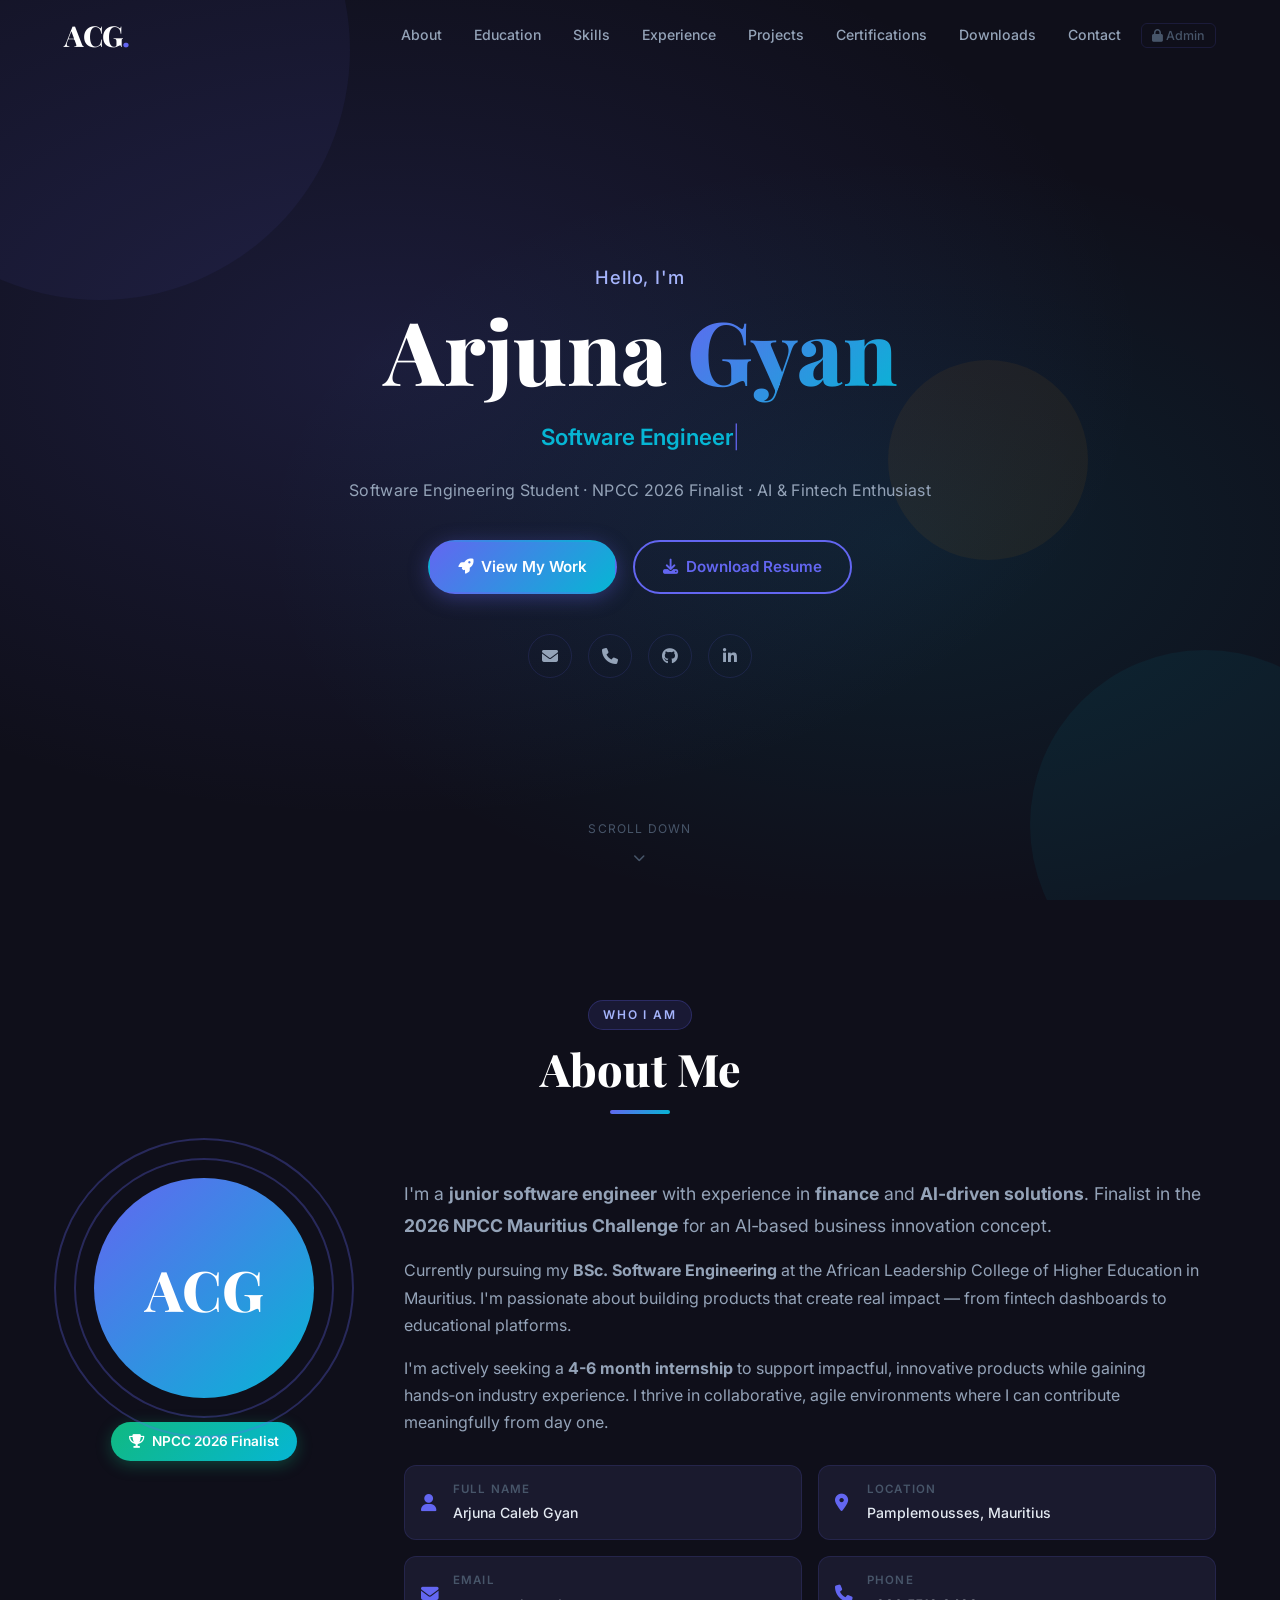
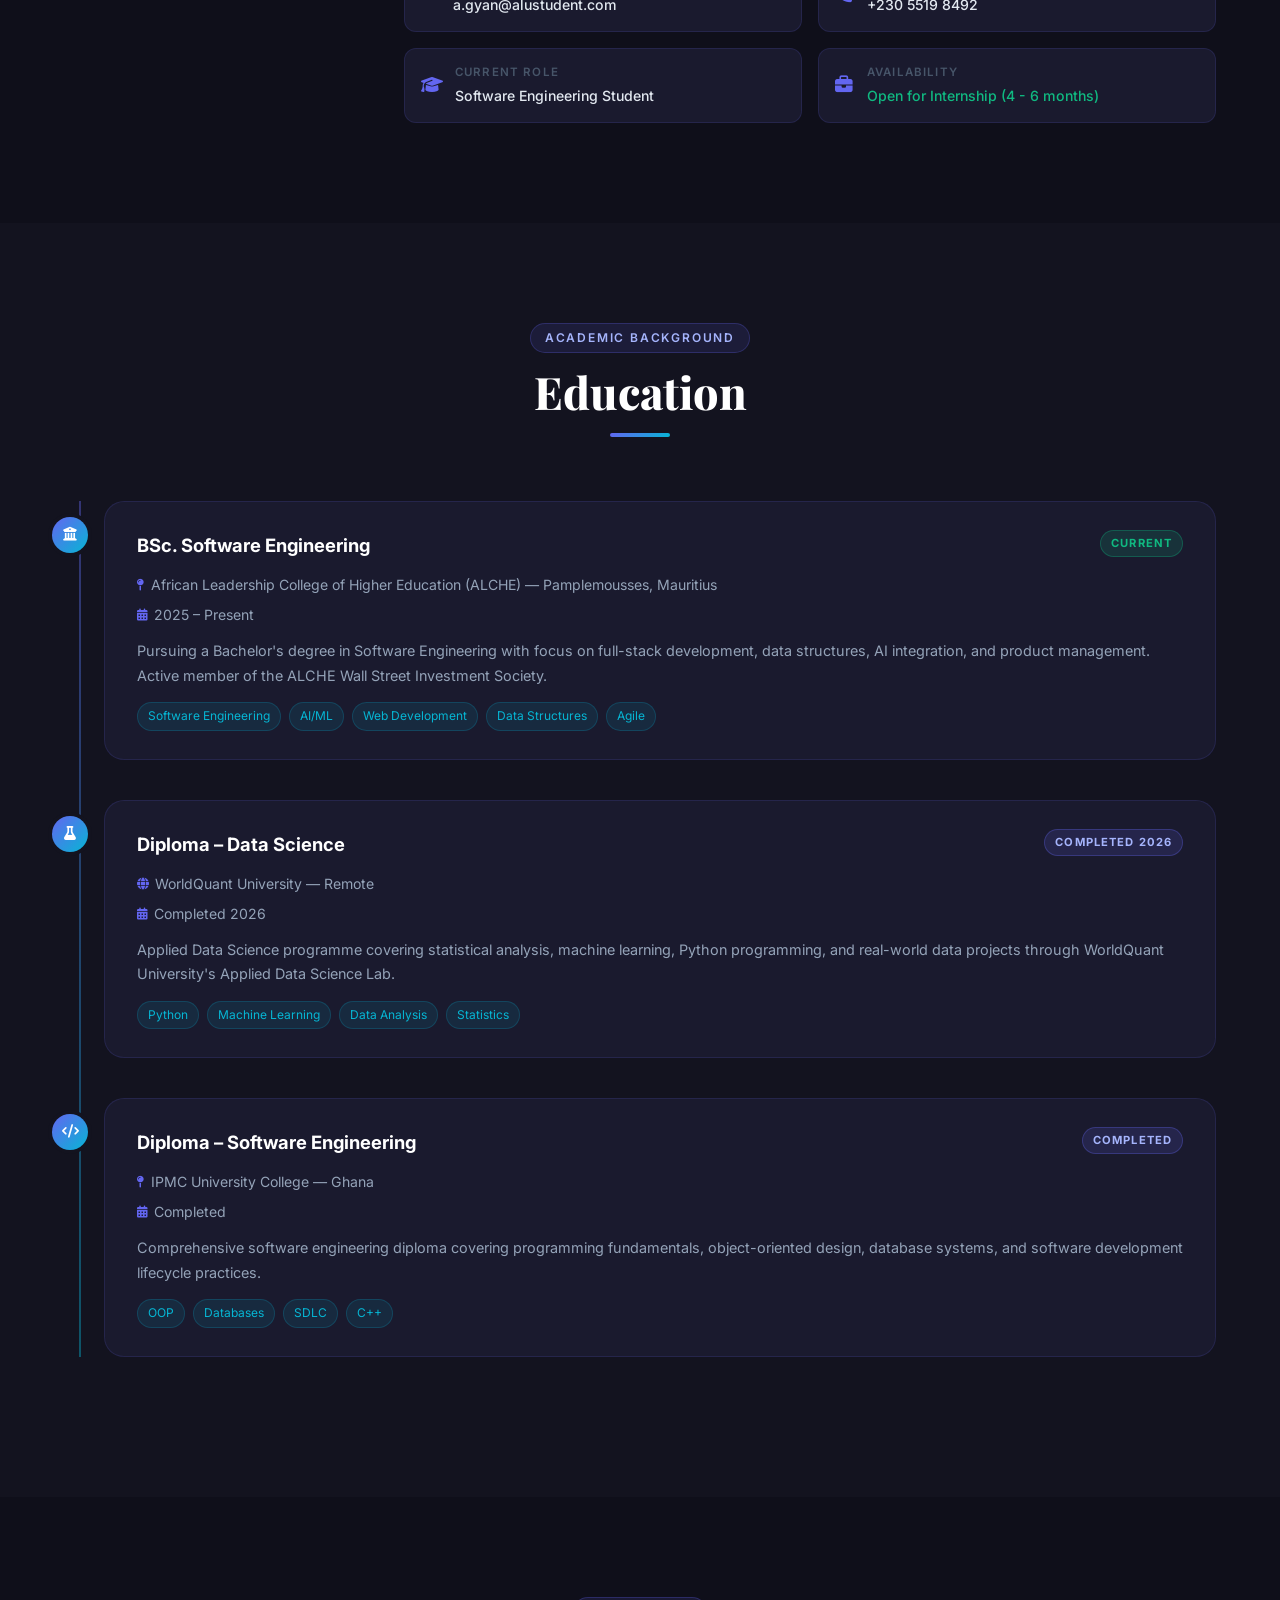
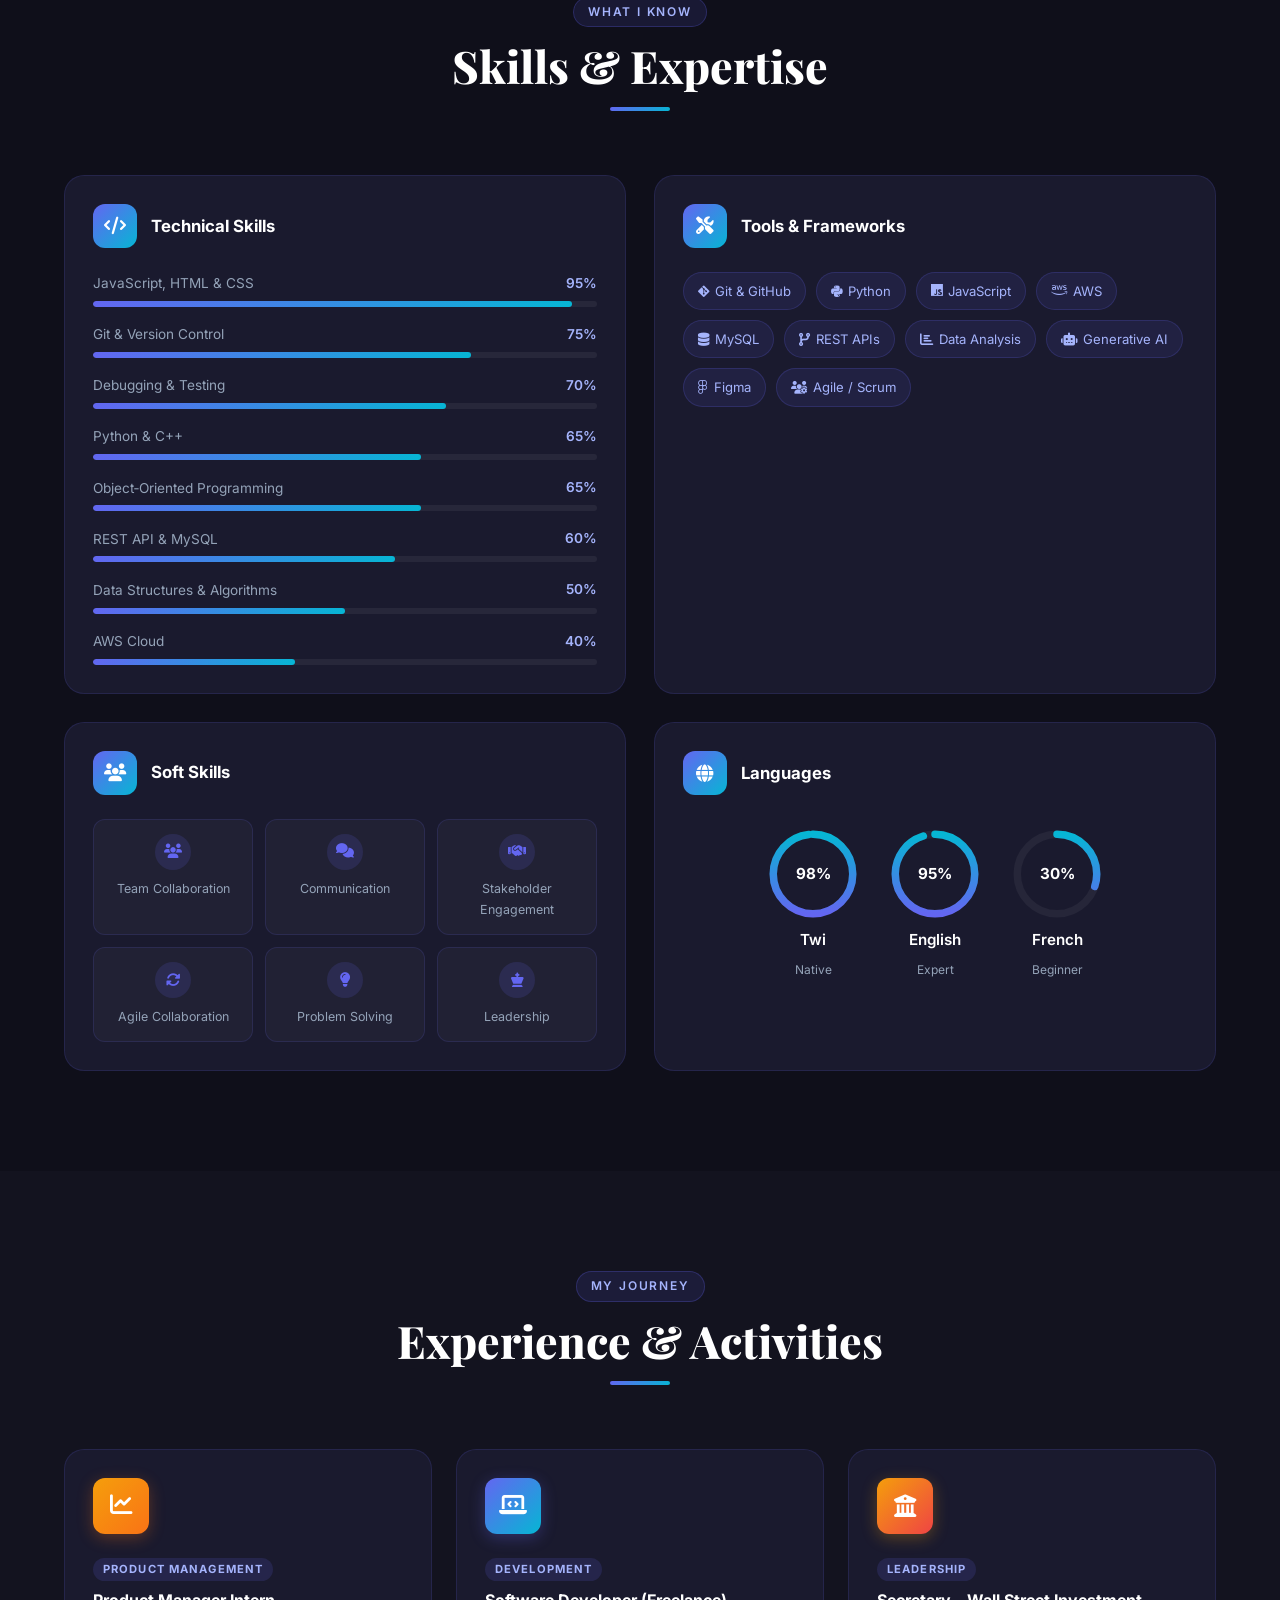
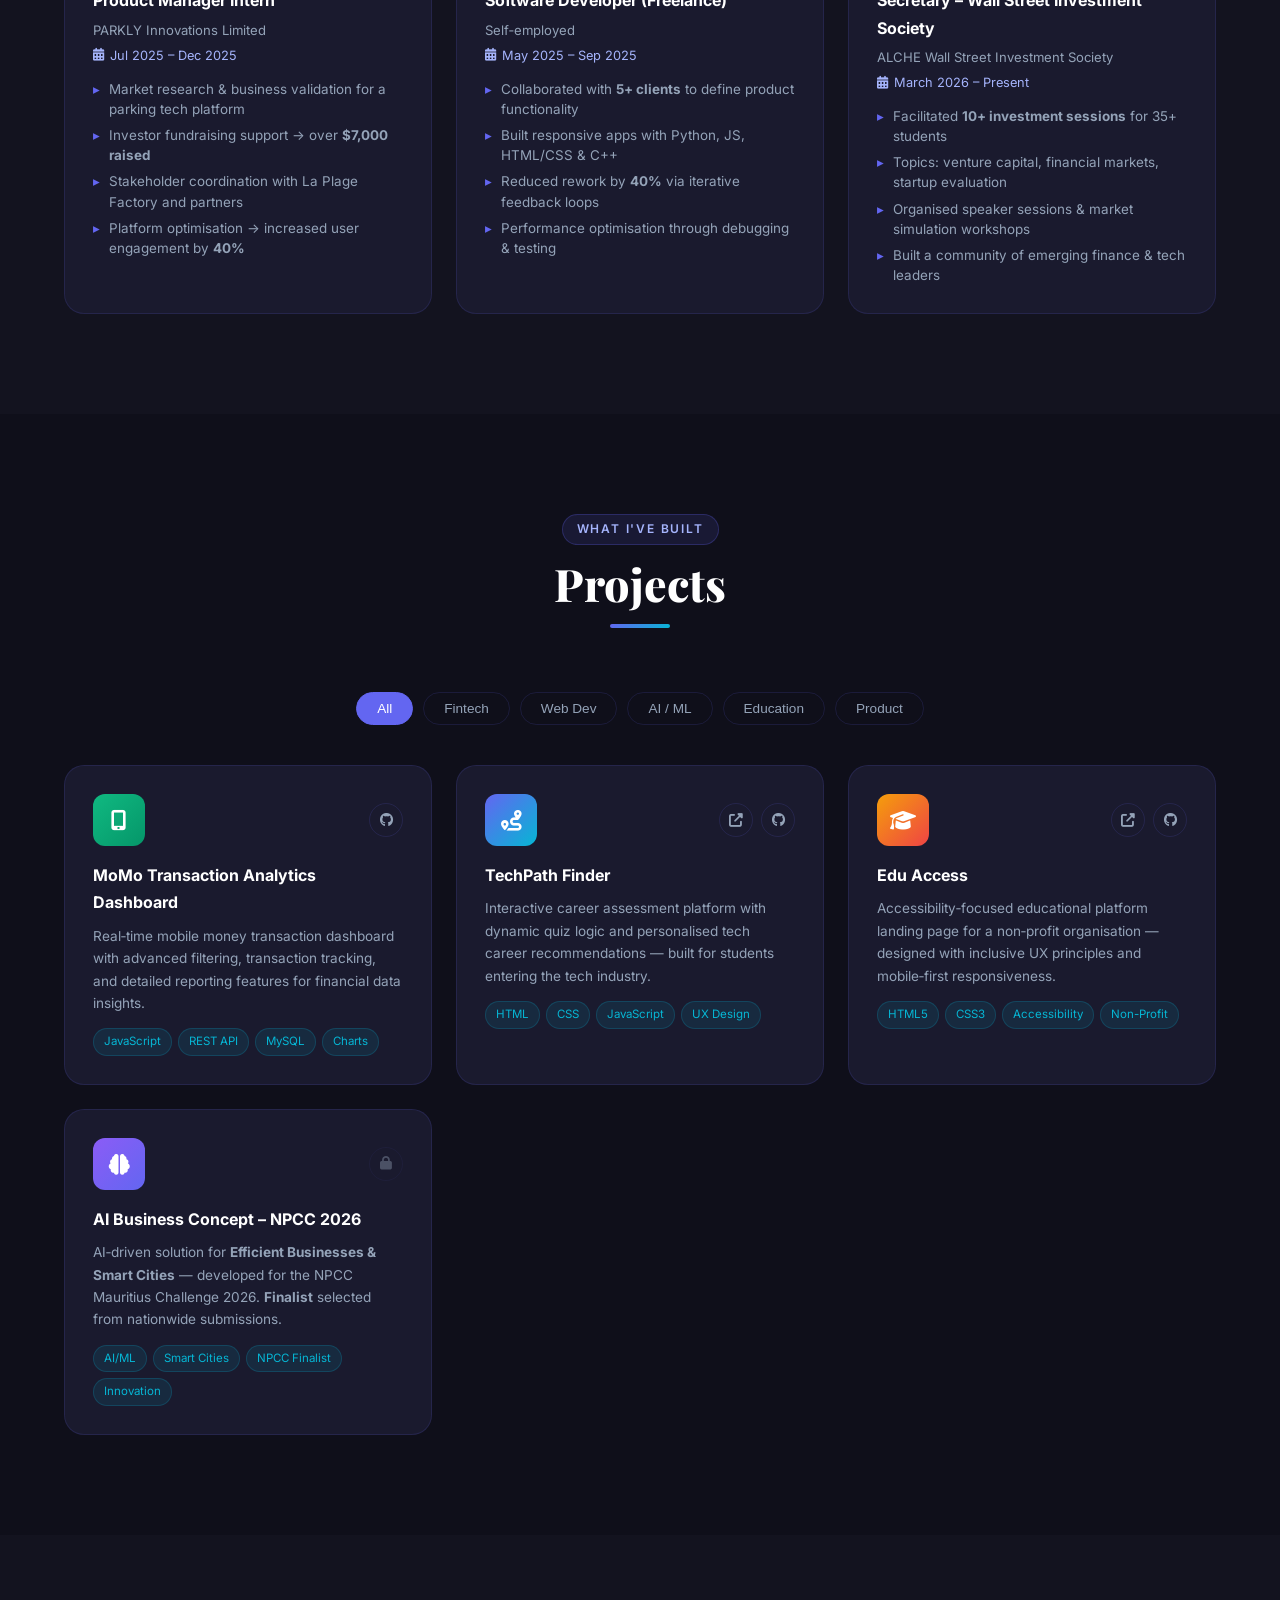
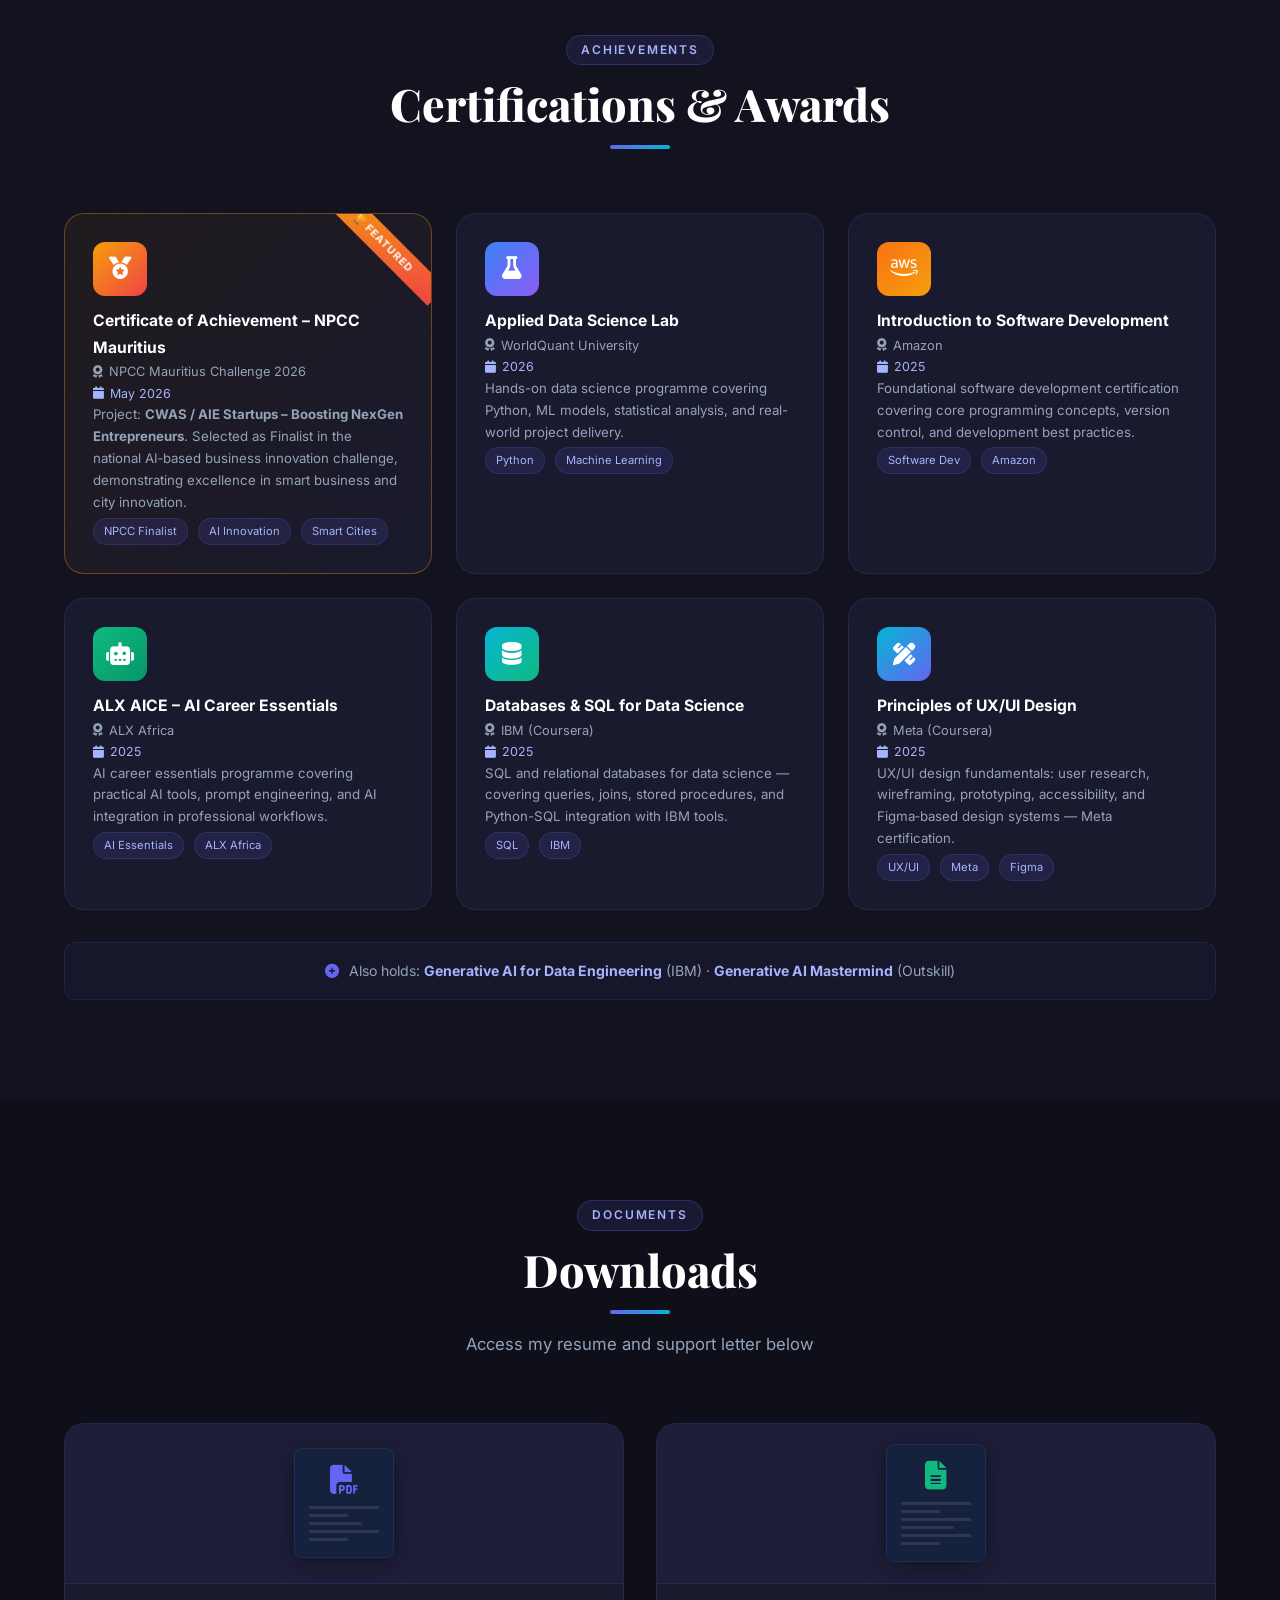
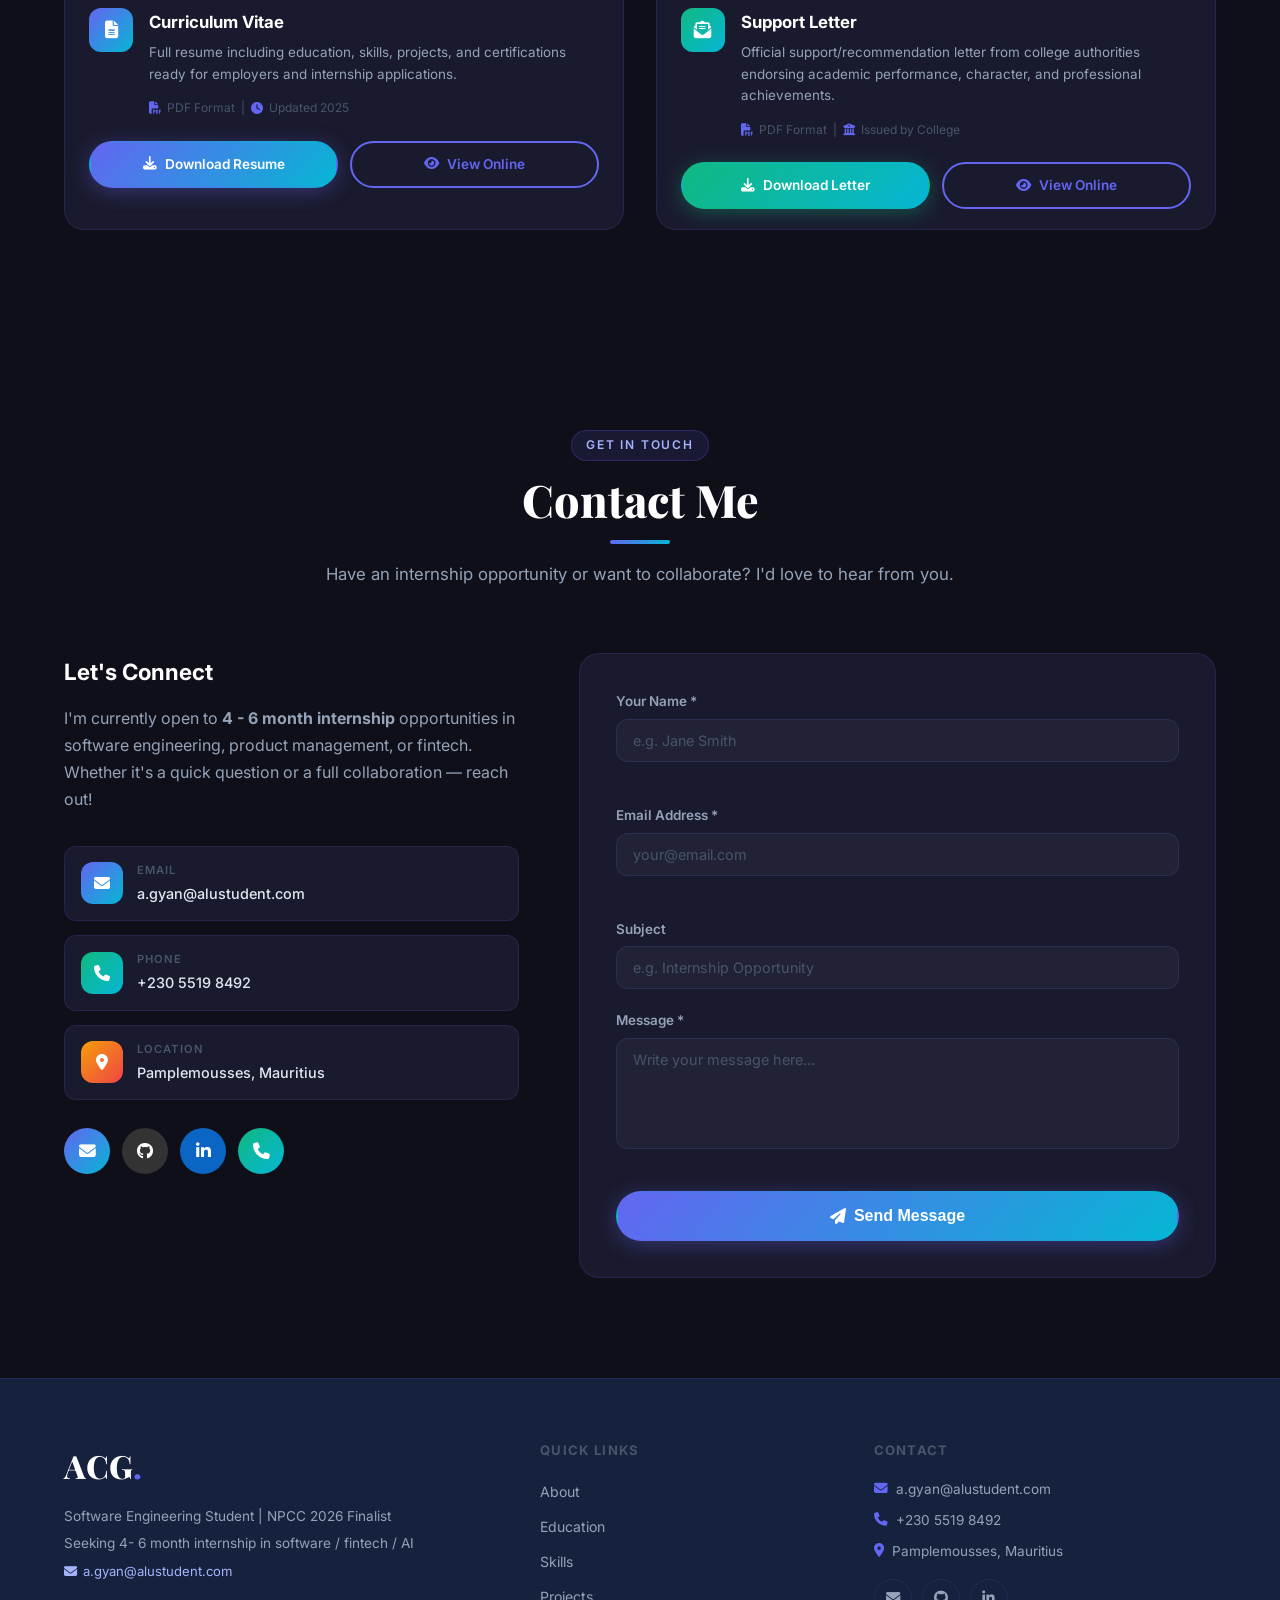
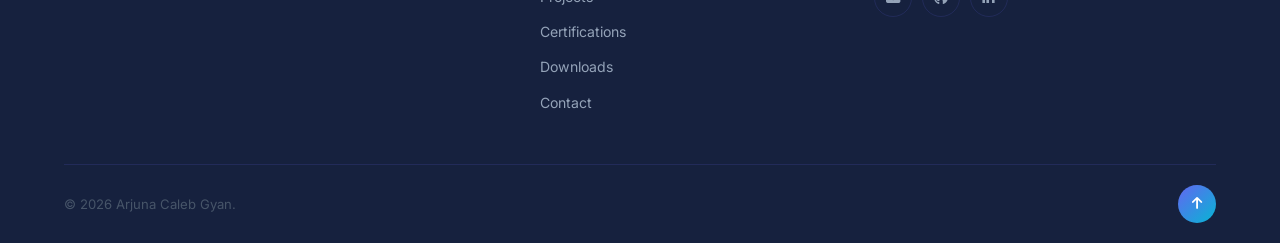
<file: index.html>
<!DOCTYPE html>
<html lang="en">
<head>
  <meta charset="UTF-8" />
  <meta name="viewport" content="width=device-width, initial-scale=1.0" />
  <title>Arjuna Caleb Gyan | Software Engineering Student</title>
  <meta name="description" content="Portfolio of Arjuna Caleb Gyan – Software Engineering student, NPCC Mauritius 2026 Finalist, seeking 6-month internship." />

  <!-- Google Fonts -->
  <link href="https://fonts.googleapis.com/css2?family=Inter:wght@300;400;500;600;700;800&family=Playfair+Display:wght@700;800&display=swap" rel="stylesheet" />
  <!-- Font Awesome -->
  <link rel="stylesheet" href="https://cdn.jsdelivr.net/npm/@fortawesome/fontawesome-free@6.5.0/css/all.min.css" />
  <!-- AOS Animation -->
  <link rel="stylesheet" href="https://cdn.jsdelivr.net/npm/aos@2.3.4/dist/aos.css" />
  <link rel="stylesheet" href="css/style.css" />
</head>
<body>

  <!-- ===== NAVIGATION ===== -->
  <nav id="navbar" class="navbar">
    <div class="nav-container">
      <a href="#hero" class="nav-logo">ACG<span class="dot">.</span></a>
      <button class="nav-toggle" id="navToggle" aria-label="Toggle navigation">
        <span></span><span></span><span></span>
      </button>
      <ul class="nav-links" id="navLinks">
        <li><a href="#about">About</a></li>
        <li><a href="#education">Education</a></li>
        <li><a href="#skills">Skills</a></li>
        <li><a href="#experience">Experience</a></li>
        <li><a href="#projects">Projects</a></li>
        <li><a href="#certifications">Certifications</a></li>
        <li><a href="#downloads">Downloads</a></li>
        <li><a href="#contact">Contact</a></li>
        <li><a href="admin.html" class="nav-admin-link"><i class="fas fa-lock"></i> Admin</a></li>
      </ul>
    </div>
  </nav>

  <!-- ===== HERO ===== -->
  <section id="hero" class="hero">
    <div class="hero-bg-shapes">
      <div class="shape shape-1"></div>
      <div class="shape shape-2"></div>
      <div class="shape shape-3"></div>
    </div>
    <div class="hero-content" data-aos="fade-up" data-aos-duration="1000">
      <p class="hero-greeting">Hello, I'm</p>
      <h1 class="hero-name">Arjuna <span class="highlight">Gyan</span></h1>
      <div class="hero-roles">
        <span class="role-text" id="roleText"></span><span class="cursor">|</span>
      </div>
      <p class="hero-tagline">
        Software Engineering Student · NPCC 2026 Finalist · AI & Fintech Enthusiast
      </p>
      <div class="hero-cta">
        <a href="#projects" class="btn btn-primary">
          <i class="fas fa-rocket"></i> View My Work
        </a>
        <a href="#downloads" class="btn btn-outline">
          <i class="fas fa-download"></i> Download Resume
        </a>
      </div>
      <div class="hero-social">
        <a href="mailto:a.gyan@alustudent.com" aria-label="Email"><i class="fas fa-envelope"></i></a>
        <a href="tel:+23055198492" aria-label="Phone"><i class="fas fa-phone"></i></a>
        <a href="https://github.com/AR-JUNA" target="_blank" rel="noopener" aria-label="GitHub"><i class="fab fa-github"></i></a>
        <a href="https://www.linkedin.com/in/gyanarjuna0/" target="_blank" rel="noopener" aria-label="LinkedIn"><i class="fab fa-linkedin-in"></i></a>
      </div>
    </div>
    <div class="hero-scroll-hint">
      <span>Scroll Down</span>
      <div class="scroll-arrow"><i class="fas fa-chevron-down"></i></div>
    </div>
  </section>

  <!-- ===== ABOUT ===== -->
  <section id="about" class="section about-section">
    <div class="container">
      <div class="section-header" data-aos="fade-up">
        <span class="section-tag">Who I Am</span>
        <h2 class="section-title">About Me</h2>
      </div>
      <div class="about-grid">
        <div class="about-avatar-wrap" data-aos="fade-right" data-aos-delay="100">
          <div class="about-avatar">
            <div class="avatar-initials">ACG</div>
            <div class="avatar-ring ring-1"></div>
            <div class="avatar-ring ring-2"></div>
          </div>
          <div class="about-badge">
            <i class="fas fa-trophy"></i>
            <span>NPCC 2026 Finalist</span>
          </div>
        </div>
        <div class="about-content" data-aos="fade-left" data-aos-delay="200">
          <p class="about-intro">
            I'm a <strong>junior software engineer</strong> with experience in <strong>finance</strong> and 
            <strong>AI‑driven solutions</strong>. Finalist in the <strong>2026 NPCC Mauritius Challenge</strong> 
            for an AI‑based business innovation concept.
          </p>
          <p>
            Currently pursuing my <strong>BSc. Software Engineering</strong> at the African Leadership College 
            of Higher Education in Mauritius. I'm passionate about building products that create real impact — 
            from fintech dashboards to educational platforms.
          </p>
          <p>
            I'm actively seeking a <strong>4-6 month internship</strong> to support impactful, innovative products 
            while gaining hands‑on industry experience. I thrive in collaborative, agile environments where I 
            can contribute meaningfully from day one.
          </p>
          <div class="about-info-grid">
            <div class="info-item">
              <i class="fas fa-user"></i>
              <div>
                <span class="info-label">Full Name</span>
                <span class="info-value">Arjuna Caleb Gyan</span>
              </div>
            </div>
            <div class="info-item">
              <i class="fas fa-map-marker-alt"></i>
              <div>
                <span class="info-label">Location</span>
                <span class="info-value">Pamplemousses, Mauritius</span>
              </div>
            </div>
            <div class="info-item">
              <i class="fas fa-envelope"></i>
              <div>
                <span class="info-label">Email</span>
                <span class="info-value">a.gyan@alustudent.com</span>
              </div>
            </div>
            <div class="info-item">
              <i class="fas fa-phone"></i>
              <div>
                <span class="info-label">Phone</span>
                <span class="info-value">+230 5519 8492</span>
              </div>
            </div>
            <div class="info-item">
              <i class="fas fa-graduation-cap"></i>
              <div>
                <span class="info-label">Current Role</span>
                <span class="info-value">Software Engineering Student</span>
              </div>
            </div>
            <div class="info-item">
              <i class="fas fa-briefcase"></i>
              <div>
                <span class="info-label">Availability</span>
                <span class="info-value available">Open for Internship (4 - 6 months)</span>
              </div>
            </div>
          </div>
        </div>
      </div>
    </div>
  </section>

  <!-- ===== EDUCATION ===== -->
  <section id="education" class="section education-section bg-alt">
    <div class="container">
      <div class="section-header" data-aos="fade-up">
        <span class="section-tag">Academic Background</span>
        <h2 class="section-title">Education</h2>
      </div>
      <div class="timeline">

        <div class="timeline-item" data-aos="fade-up" data-aos-delay="100">
          <div class="timeline-icon"><i class="fas fa-university"></i></div>
          <div class="timeline-card">
            <div class="timeline-header">
              <h3>BSc. Software Engineering</h3>
              <span class="timeline-badge current">Current</span>
            </div>
            <p class="timeline-place">
              <i class="fas fa-map-pin"></i>
              African Leadership College of Higher Education (ALCHE) — Pamplemousses, Mauritius
            </p>
            <p class="timeline-date"><i class="fas fa-calendar-alt"></i> 2025 – Present</p>
            <p class="timeline-desc">
              Pursuing a Bachelor's degree in Software Engineering with focus on full-stack development,
              data structures, AI integration, and product management. Active member of the ALCHE Wall Street 
              Investment Society.
            </p>
            <div class="timeline-tags">
              <span>Software Engineering</span>
              <span>AI/ML</span>
              <span>Web Development</span>
              <span>Data Structures</span>
              <span>Agile</span>
            </div>
          </div>
        </div>

        <div class="timeline-item" data-aos="fade-up" data-aos-delay="200">
          <div class="timeline-icon"><i class="fas fa-flask"></i></div>
          <div class="timeline-card">
            <div class="timeline-header">
              <h3>Diploma – Data Science</h3>
              <span class="timeline-badge completed">Completed 2026</span>
            </div>
            <p class="timeline-place">
              <i class="fas fa-globe"></i>
              WorldQuant University — Remote
            </p>
            <p class="timeline-date"><i class="fas fa-calendar-alt"></i> Completed 2026</p>
            <p class="timeline-desc">
              Applied Data Science programme covering statistical analysis, machine learning, 
              Python programming, and real-world data projects through WorldQuant University's 
              Applied Data Science Lab.
            </p>
            <div class="timeline-tags">
              <span>Python</span>
              <span>Machine Learning</span>
              <span>Data Analysis</span>
              <span>Statistics</span>
            </div>
          </div>
        </div>

        <div class="timeline-item" data-aos="fade-up" data-aos-delay="300">
          <div class="timeline-icon"><i class="fas fa-code"></i></div>
          <div class="timeline-card">
            <div class="timeline-header">
              <h3>Diploma – Software Engineering</h3>
              <span class="timeline-badge">Completed</span>
            </div>
            <p class="timeline-place">
              <i class="fas fa-map-pin"></i>
              IPMC University College — Ghana
            </p>
            <p class="timeline-date"><i class="fas fa-calendar-alt"></i> Completed</p>
            <p class="timeline-desc">
              Comprehensive software engineering diploma covering programming fundamentals, 
              object-oriented design, database systems, and software development lifecycle practices.
            </p>
            <div class="timeline-tags">
              <span>OOP</span>
              <span>Databases</span>
              <span>SDLC</span>
              <span>C++</span>
            </div>
          </div>
        </div>

      </div>
    </div>
  </section>

  <!-- ===== SKILLS ===== -->
  <section id="skills" class="section skills-section">
    <div class="container">
      <div class="section-header" data-aos="fade-up">
        <span class="section-tag">What I Know</span>
        <h2 class="section-title">Skills & Expertise</h2>
      </div>

      <div class="skills-grid">

        <!-- Technical Skills -->
        <div class="skill-category" data-aos="fade-up" data-aos-delay="100">
          <div class="skill-cat-header">
            <div class="skill-cat-icon"><i class="fas fa-code"></i></div>
            <h3>Technical Skills</h3>
          </div>
          <div class="skill-bars">
            <div class="skill-bar-item">
              <div class="skill-bar-label">
                <span>JavaScript, HTML & CSS</span><span class="skill-pct">95%</span>
              </div>
              <div class="skill-bar-bg"><div class="skill-bar-fill" data-width="95"></div></div>
            </div>
            <div class="skill-bar-item">
              <div class="skill-bar-label">
                <span>Git & Version Control</span><span class="skill-pct">75%</span>
              </div>
              <div class="skill-bar-bg"><div class="skill-bar-fill" data-width="75"></div></div>
            </div>
            <div class="skill-bar-item">
              <div class="skill-bar-label">
                <span>Debugging & Testing</span><span class="skill-pct">70%</span>
              </div>
              <div class="skill-bar-bg"><div class="skill-bar-fill" data-width="70"></div></div>
            </div>
            <div class="skill-bar-item">
              <div class="skill-bar-label">
                <span>Python & C++</span><span class="skill-pct">65%</span>
              </div>
              <div class="skill-bar-bg"><div class="skill-bar-fill" data-width="65"></div></div>
            </div>
            <div class="skill-bar-item">
              <div class="skill-bar-label">
                <span>Object‑Oriented Programming</span><span class="skill-pct">65%</span>
              </div>
              <div class="skill-bar-bg"><div class="skill-bar-fill" data-width="65"></div></div>
            </div>
            <div class="skill-bar-item">
              <div class="skill-bar-label">
                <span>REST API & MySQL</span><span class="skill-pct">60%</span>
              </div>
              <div class="skill-bar-bg"><div class="skill-bar-fill" data-width="60"></div></div>
            </div>
            <div class="skill-bar-item">
              <div class="skill-bar-label">
                <span>Data Structures & Algorithms</span><span class="skill-pct">50%</span>
              </div>
              <div class="skill-bar-bg"><div class="skill-bar-fill" data-width="50"></div></div>
            </div>
            <div class="skill-bar-item">
              <div class="skill-bar-label">
                <span>AWS Cloud</span><span class="skill-pct">40%</span>
              </div>
              <div class="skill-bar-bg"><div class="skill-bar-fill" data-width="40"></div></div>
            </div>
          </div>
        </div>

        <!-- Tools & Frameworks -->
        <div class="skill-category" data-aos="fade-up" data-aos-delay="200">
          <div class="skill-cat-header">
            <div class="skill-cat-icon"><i class="fas fa-tools"></i></div>
            <h3>Tools & Frameworks</h3>
          </div>
          <div class="skills-tags-grid">
            <span class="skill-tag"><i class="fab fa-git-alt"></i> Git & GitHub</span>
            <span class="skill-tag"><i class="fab fa-python"></i> Python</span>
            <span class="skill-tag"><i class="fab fa-js"></i> JavaScript</span>
            <span class="skill-tag"><i class="fab fa-aws"></i> AWS</span>
            <span class="skill-tag"><i class="fas fa-database"></i> MySQL</span>
            <span class="skill-tag"><i class="fas fa-code-branch"></i> REST APIs</span>
            <span class="skill-tag"><i class="fas fa-chart-bar"></i> Data Analysis</span>
            <span class="skill-tag"><i class="fas fa-robot"></i> Generative AI</span>
            <span class="skill-tag"><i class="fab fa-figma"></i> Figma</span>
            <span class="skill-tag"><i class="fas fa-users-cog"></i> Agile / Scrum</span>
          </div>
        </div>

        <!-- Soft Skills -->
        <div class="skill-category" data-aos="fade-up" data-aos-delay="300">
          <div class="skill-cat-header">
            <div class="skill-cat-icon"><i class="fas fa-users"></i></div>
            <h3>Soft Skills</h3>
          </div>
          <div class="soft-skills-grid">
            <div class="soft-skill-item">
              <div class="soft-skill-icon"><i class="fas fa-users"></i></div>
              <span>Team Collaboration</span>
            </div>
            <div class="soft-skill-item">
              <div class="soft-skill-icon"><i class="fas fa-comments"></i></div>
              <span>Communication</span>
            </div>
            <div class="soft-skill-item">
              <div class="soft-skill-icon"><i class="fas fa-handshake"></i></div>
              <span>Stakeholder Engagement</span>
            </div>
            <div class="soft-skill-item">
              <div class="soft-skill-icon"><i class="fas fa-sync-alt"></i></div>
              <span>Agile Collaboration</span>
            </div>
            <div class="soft-skill-item">
              <div class="soft-skill-icon"><i class="fas fa-lightbulb"></i></div>
              <span>Problem Solving</span>
            </div>
            <div class="soft-skill-item">
              <div class="soft-skill-icon"><i class="fas fa-chess-king"></i></div>
              <span>Leadership</span>
            </div>
          </div>
        </div>

        <!-- Languages -->
        <div class="skill-category" data-aos="fade-up" data-aos-delay="400">
          <div class="skill-cat-header">
            <div class="skill-cat-icon"><i class="fas fa-globe"></i></div>
            <h3>Languages</h3>
          </div>
          <div class="lang-grid">
            <div class="lang-item">
              <div class="lang-circle">
                <svg viewBox="0 0 36 36">
                  <circle class="lang-bg" cx="18" cy="18" r="15.9"/>
                  <circle class="lang-fg" cx="18" cy="18" r="15.9" style="stroke-dasharray: 98 100"/>
                </svg>
                <span class="lang-pct-text">98%</span>
              </div>
              <span class="lang-name">Twi</span>
              <span class="lang-level">Native</span>
            </div>
            <div class="lang-item">
              <div class="lang-circle">
                <svg viewBox="0 0 36 36">
                  <circle class="lang-bg" cx="18" cy="18" r="15.9"/>
                  <circle class="lang-fg" cx="18" cy="18" r="15.9" style="stroke-dasharray: 95 100"/>
                </svg>
                <span class="lang-pct-text">95%</span>
              </div>
              <span class="lang-name">English</span>
              <span class="lang-level">Expert</span>
            </div>
            <div class="lang-item">
              <div class="lang-circle">
                <svg viewBox="0 0 36 36">
                  <circle class="lang-bg" cx="18" cy="18" r="15.9"/>
                  <circle class="lang-fg" cx="18" cy="18" r="15.9" style="stroke-dasharray: 30 100"/>
                </svg>
                <span class="lang-pct-text">30%</span>
              </div>
              <span class="lang-name">French</span>
              <span class="lang-level">Beginner</span>
            </div>
          </div>
        </div>

      </div>
    </div>
  </section>

  <!-- ===== EXPERIENCE ===== -->
  <section id="experience" class="section experience-section bg-alt">
    <div class="container">
      <div class="section-header" data-aos="fade-up">
        <span class="section-tag">My Journey</span>
        <h2 class="section-title">Experience & Activities</h2>
      </div>
      <div class="exp-grid">

        <div class="exp-card" data-aos="fade-up" data-aos-delay="100">
          <div class="exp-icon pm-icon"><i class="fas fa-chart-line"></i></div>
          <div class="exp-body">
            <span class="exp-badge">Product Management</span>
            <h3>Product Manager Intern</h3>
            <p class="exp-org">PARKLY Innovations Limited</p>
            <p class="exp-period"><i class="fas fa-calendar-alt"></i> Jul 2025 – Dec 2025</p>
            <ul class="exp-points">
              <li>Market research &amp; business validation for a parking tech platform</li>
              <li>Investor fundraising support → over <strong>$7,000 raised</strong></li>
              <li>Stakeholder coordination with La Plage Factory and partners</li>
              <li>Platform optimisation → increased user engagement by <strong>40%</strong></li>
            </ul>
          </div>
        </div>

        <div class="exp-card" data-aos="fade-up" data-aos-delay="200">
          <div class="exp-icon dev"><i class="fas fa-laptop-code"></i></div>
          <div class="exp-body">
            <span class="exp-badge">Development</span>
            <h3>Software Developer (Freelance)</h3>
            <p class="exp-org">Self‑employed</p>
            <p class="exp-period"><i class="fas fa-calendar-alt"></i> May 2025 – Sep 2025</p>
            <ul class="exp-points">
              <li>Collaborated with <strong>5+ clients</strong> to define product functionality</li>
              <li>Built responsive apps with Python, JS, HTML/CSS &amp; C++</li>
              <li>Reduced rework by <strong>40%</strong> via iterative feedback loops</li>
              <li>Performance optimisation through debugging &amp; testing</li>
            </ul>
          </div>
        </div>

        <div class="exp-card" data-aos="fade-up" data-aos-delay="300">
          <div class="exp-icon design"><i class="fas fa-university"></i></div>
          <div class="exp-body">
            <span class="exp-badge">Leadership</span>
            <h3>Secretary – Wall Street Investment Society</h3>
            <p class="exp-org">ALCHE Wall Street Investment Society</p>
            <p class="exp-period"><i class="fas fa-calendar-alt"></i> March 2026 – Present</p>
            <ul class="exp-points">
              <li>Facilitated <strong>10+ investment sessions</strong> for 35+ students</li>
              <li>Topics: venture capital, financial markets, startup evaluation</li>
              <li>Organised speaker sessions &amp; market simulation workshops</li>
              <li>Built a community of emerging finance &amp; tech leaders</li>
            </ul>
          </div>
        </div>

      </div>
    </div>
  </section>

  <!-- ===== PROJECTS ===== -->
  <section id="projects" class="section projects-section">
    <div class="container">
      <div class="section-header" data-aos="fade-up">
        <span class="section-tag">What I've Built</span>
        <h2 class="section-title">Projects</h2>
      </div>

      <div class="projects-filter" data-aos="fade-up" data-aos-delay="100">
        <button class="filter-btn active" data-filter="all">All</button>
        <button class="filter-btn" data-filter="fintech">Fintech</button>
        <button class="filter-btn" data-filter="web">Web Dev</button>
        <button class="filter-btn" data-filter="ai">AI / ML</button>
        <button class="filter-btn" data-filter="education">Education</button>
        <button class="filter-btn" data-filter="product">Product</button>
      </div>

      <div class="projects-grid">

        <article class="project-card" data-category="fintech" data-aos="fade-up" data-aos-delay="100">
          <div class="project-header">
            <div class="project-icon fintech-icon"><i class="fas fa-mobile-alt"></i></div>
            <div class="project-links">
              <a href="https://github.com/AR-JUNA/momo-transaction-tracker.git" target="_blank" rel="noopener" class="proj-link" title="View on GitHub"><i class="fab fa-github"></i></a>
            </div>
          </div>
          <div class="project-body">
            <h3>MoMo Transaction Analytics Dashboard</h3>
            <p>Real‑time mobile money transaction dashboard with advanced filtering, transaction tracking, and detailed reporting features for financial data insights.</p>
            <div class="project-tags">
              <span>JavaScript</span><span>REST API</span><span>MySQL</span><span>Charts</span>
            </div>
          </div>
        </article>

        <article class="project-card" data-category="web" data-aos="fade-up" data-aos-delay="150">
          <div class="project-header">
            <div class="project-icon web-icon"><i class="fas fa-route"></i></div>
            <div class="project-links">
              <a href="#" target="_blank" rel="noopener" class="proj-link" title="Live Demo"><i class="fas fa-external-link-alt"></i></a>
              <a href="https://github.com/AR-JUNA/TechPath-Finder.git" target="_blank" rel="noopener" class="proj-link" title="GitHub"><i class="fab fa-github"></i></a>
            </div>
          </div>
          <div class="project-body">
            <h3>TechPath Finder</h3>
            <p>Interactive career assessment platform with dynamic quiz logic and personalised tech career recommendations — built for students entering the tech industry.</p>
            <div class="project-tags">
              <span>HTML</span><span>CSS</span><span>JavaScript</span><span>UX Design</span>
            </div>
          </div>
        </article>

        <article class="project-card" data-category="education" data-aos="fade-up" data-aos-delay="200">
          <div class="project-header">
            <div class="project-icon edu-icon"><i class="fas fa-graduation-cap"></i></div>
            <div class="project-links">
              <a href="#" target="_blank" rel="noopener" class="proj-link" title="Live Demo"><i class="fas fa-external-link-alt"></i></a>
              <a href="https://github.com/AR-JUNA/edu-access.git" target="_blank" rel="noopener" class="proj-link" title="GitHub"><i class="fab fa-github"></i></a>
            </div>
          </div>
          <div class="project-body">
            <h3>Edu Access</h3>
            <p>Accessibility‑focused educational platform landing page for a non‑profit organisation — designed with inclusive UX principles and mobile‑first responsiveness.</p>
            <div class="project-tags">
              <span>HTML5</span><span>CSS3</span><span>Accessibility</span><span>Non-Profit</span>
            </div>
          </div>
        </article>

        <article class="project-card" data-category="ai" data-aos="fade-up" data-aos-delay="250">
          <div class="project-header">
            <div class="project-icon ai-icon"><i class="fas fa-brain"></i></div>
            <div class="project-links">
              <span class="proj-link proj-internal" title="Internal Project"><i class="fas fa-lock"></i></span>
            </div>
          </div>
          <div class="project-body">
            <h3>AI Business Concept – NPCC 2026</h3>
            <p>AI‑driven solution for <strong>Efficient Businesses &amp; Smart Cities</strong> — developed for the NPCC Mauritius Challenge 2026. <strong>Finalist</strong> selected from nationwide submissions.</p>
            <div class="project-tags">
              <span>AI/ML</span><span>Smart Cities</span><span>NPCC Finalist</span><span>Innovation</span>
            </div>
          </div>
        </article>


      </div>
    </div>
  </section>

  <!-- ===== CERTIFICATIONS ===== -->
  <section id="certifications" class="section certs-section bg-alt">
    <div class="container">
      <div class="section-header" data-aos="fade-up">
        <span class="section-tag">Achievements</span>
        <h2 class="section-title">Certifications & Awards</h2>
      </div>
      <div class="certs-grid">

        <div class="cert-card featured" data-aos="fade-up" data-aos-delay="100">
          <div class="cert-ribbon">🏆 Featured</div>
          <div class="cert-icon ncc-cert"><i class="fas fa-medal"></i></div>
          <div class="cert-body">
            <h3>Certificate of Achievement – NPCC Mauritius</h3>
            <p class="cert-issuer"><i class="fas fa-award"></i> NPCC Mauritius Challenge 2026</p>
            <p class="cert-date"><i class="fas fa-calendar"></i> May 2026</p>
            <p class="cert-desc">
              Project: <strong>CWAS / AIE Startups – Boosting NexGen Entrepreneurs</strong>. 
              Selected as Finalist in the national AI‑based business innovation challenge, 
              demonstrating excellence in smart business and city innovation.
            </p>
            <span class="cert-badge">NPCC Finalist</span>
            <span class="cert-badge">AI Innovation</span>
            <span class="cert-badge">Smart Cities</span>
          </div>
        </div>

        <div class="cert-card" data-aos="fade-up" data-aos-delay="200">
          <div class="cert-icon py-cert"><i class="fas fa-flask"></i></div>
          <div class="cert-body">
            <h3>Applied Data Science Lab</h3>
            <p class="cert-issuer"><i class="fas fa-award"></i> WorldQuant University</p>
            <p class="cert-date"><i class="fas fa-calendar"></i> 2026</p>
            <p class="cert-desc">
              Hands-on data science programme covering Python, ML models, 
              statistical analysis, and real-world project delivery.
            </p>
            <span class="cert-badge">Python</span>
            <span class="cert-badge">Machine Learning</span>
          </div>
        </div>

        <div class="cert-card" data-aos="fade-up" data-aos-delay="300">
          <div class="cert-icon amazon-cert"><i class="fab fa-aws"></i></div>
          <div class="cert-body">
            <h3>Introduction to Software Development</h3>
            <p class="cert-issuer"><i class="fas fa-award"></i> Amazon</p>
            <p class="cert-date"><i class="fas fa-calendar"></i> 2025</p>
            <p class="cert-desc">
              Foundational software development certification covering core 
              programming concepts, version control, and development best practices.
            </p>
            <span class="cert-badge">Software Dev</span>
            <span class="cert-badge">Amazon</span>
          </div>
        </div>

        <div class="cert-card" data-aos="fade-up" data-aos-delay="400">
          <div class="cert-icon alx-cert"><i class="fas fa-robot"></i></div>
          <div class="cert-body">
            <h3>ALX AICE – AI Career Essentials</h3>
            <p class="cert-issuer"><i class="fas fa-award"></i> ALX Africa</p>
            <p class="cert-date"><i class="fas fa-calendar"></i> 2025</p>
            <p class="cert-desc">
              AI career essentials programme covering practical AI tools, 
              prompt engineering, and AI integration in professional workflows.
            </p>
            <span class="cert-badge">AI Essentials</span>
            <span class="cert-badge">ALX Africa</span>
          </div>
        </div>

        <div class="cert-card" data-aos="fade-up" data-aos-delay="500">
          <div class="cert-icon db-cert"><i class="fas fa-database"></i></div>
          <div class="cert-body">
            <h3>Databases & SQL for Data Science</h3>
            <p class="cert-issuer"><i class="fas fa-award"></i> IBM (Coursera)</p>
            <p class="cert-date"><i class="fas fa-calendar"></i> 2025</p>
            <p class="cert-desc">
              SQL and relational databases for data science — covering queries, 
              joins, stored procedures, and Python-SQL integration with IBM tools.
            </p>
            <span class="cert-badge">SQL</span>
            <span class="cert-badge">IBM</span>
          </div>
        </div>

        <div class="cert-card" data-aos="fade-up" data-aos-delay="600">
          <div class="cert-icon ux-cert"><i class="fas fa-pencil-ruler"></i></div>
          <div class="cert-body">
            <h3>Principles of UX/UI Design</h3>
            <p class="cert-issuer"><i class="fas fa-award"></i> Meta (Coursera)</p>
            <p class="cert-date"><i class="fas fa-calendar"></i> 2025</p>
            <p class="cert-desc">
              UX/UI design fundamentals: user research, wireframing, prototyping, 
              accessibility, and Figma‑based design systems — Meta certification.
            </p>
            <span class="cert-badge">UX/UI</span>
            <span class="cert-badge">Meta</span>
            <span class="cert-badge">Figma</span>
          </div>
        </div>

      </div>

      <!-- Extra certs note -->
      <div class="extra-certs" data-aos="fade-up" data-aos-delay="200">
        <p><i class="fas fa-plus-circle"></i> Also holds: <strong>Generative AI for Data Engineering</strong> (IBM) · <strong>Generative AI Mastermind</strong> (Outskill)</p>
      </div>
    </div>
  </section>

  <!-- ===== DOWNLOADS ===== -->
  <section id="downloads" class="section downloads-section">
    <div class="container">
      <div class="section-header" data-aos="fade-up">
        <span class="section-tag">Documents</span>
        <h2 class="section-title">Downloads</h2>
        <p class="section-subtitle">Access my resume and support letter below</p>
      </div>
      <div class="downloads-grid">

        <div class="download-card" data-aos="fade-up" data-aos-delay="100">
          <div class="download-preview">
            <div class="doc-preview resume-preview">
              <i class="fas fa-file-pdf"></i>
              <div class="doc-lines">
                <div class="doc-line long"></div>
                <div class="doc-line short"></div>
                <div class="doc-line medium"></div>
                <div class="doc-line long"></div>
                <div class="doc-line short"></div>
              </div>
            </div>
          </div>
          <div class="download-info">
            <div class="download-icon"><i class="fas fa-file-alt"></i></div>
            <div>
              <h3>Curriculum Vitae</h3>
              <p>Full resume including education, skills, projects, and certifications ready for employers and internship applications.</p>
              <span class="file-meta"><i class="fas fa-file-pdf"></i> PDF Format &nbsp;|&nbsp; <i class="fas fa-clock"></i> Updated 2025</span>
            </div>
          </div>
          <div class="download-actions">
            <a href="./assets/Arjuna_Gyan_Resume.pdf" download="Arjuna_Caleb_Gyan_Resume.pdf" class="btn btn-primary download-btn">
              <i class="fas fa-download"></i> Download Resume
            </a>
            <a href="./assets/Arjuna_Gyan_Resume.pdf" target="_blank" class="btn btn-outline view-btn">
              <i class="fas fa-eye"></i> View Online
            </a>
          </div>
        </div>

        <div class="download-card" data-aos="fade-up" data-aos-delay="200">
          <div class="download-preview">
            <div class="doc-preview support-preview">
              <i class="fas fa-file-alt"></i>
              <div class="doc-lines">
                <div class="doc-line long"></div>
                <div class="doc-line short"></div>
                <div class="doc-line long"></div>
                <div class="doc-line medium"></div>
                <div class="doc-line long"></div>
                <div class="doc-line short"></div>
              </div>
            </div>
          </div>
          <div class="download-info">
            <div class="download-icon support-icon"><i class="fas fa-envelope-open-text"></i></div>
            <div>
              <h3>Support Letter</h3>
              <p>Official support/recommendation letter from college authorities endorsing academic performance, character, and professional achievements.</p>
              <span class="file-meta"><i class="fas fa-file-pdf"></i> PDF Format &nbsp;|&nbsp; <i class="fas fa-university"></i> Issued by College</span>
            </div>
          </div>
          <div class="download-actions">
            <a href="./assets/Support Letter.pdf" download="Arjuna_Caleb_Gyan_Support_Letter.pdf" class="btn btn-secondary download-btn">
              <i class="fas fa-download"></i> Download Letter
            </a>
            <a href="./assets/Support Letter.pdf" target="_blank" class="btn btn-outline view-btn">
              <i class="fas fa-eye"></i> View Online
            </a>
          </div>
        </div>

      </div>
    </div>
  </section>

  <!-- ===== CONTACT ===== -->
  <section id="contact" class="section contact-section">
    <div class="container">
      <div class="section-header" data-aos="fade-up">
        <span class="section-tag">Get In Touch</span>
        <h2 class="section-title">Contact Me</h2>
        <p class="section-subtitle">Have an internship opportunity or want to collaborate? I'd love to hear from you. </p>
      </div>
      <div class="contact-grid">

        <div class="contact-info" data-aos="fade-right" data-aos-delay="100">
          <h3>Let's Connect</h3>
          <p>I'm currently open to <strong>4 - 6 month internship</strong> opportunities in software engineering, product management, or fintech. Whether it's a quick question or a full collaboration — reach out!</p>

          <div class="contact-items">
            <a href="mailto:a.gyan@alustudent.com" class="contact-item">
              <div class="ci-icon email-ci"><i class="fas fa-envelope"></i></div>
              <div>
                <span class="ci-label">Email</span>
                <span class="ci-value">a.gyan@alustudent.com</span>
              </div>
            </a>
            <a href="tel:+23055198492" class="contact-item">
              <div class="ci-icon phone-ci"><i class="fas fa-phone"></i></div>
              <div>
                <span class="ci-label">Phone</span>
                <span class="ci-value">+230 5519 8492</span>
              </div>
            </a>
            <div class="contact-item">
              <div class="ci-icon loc-ci"><i class="fas fa-map-marker-alt"></i></div>
              <div>
                <span class="ci-label">Location</span>
                <span class="ci-value">Pamplemousses, Mauritius</span>
              </div>
            </div>
          </div>

          <div class="contact-socials">
            <a href="mailto:a.gyan@alustudent.com" class="social-btn email-btn" aria-label="Email">
              <i class="fas fa-envelope"></i>
            </a>
            <a href="https://github.com/AR-JUNA" target="_blank" rel="noopener" class="social-btn github-btn" aria-label="GitHub">
              <i class="fab fa-github"></i>
            </a>
            <a href="https://www.linkedin.com/in/gyanarjuna0/" target="_blank" rel="noopener" class="social-btn linkedin-btn" aria-label="LinkedIn">
              <i class="fab fa-linkedin-in"></i>
            </a>
            <a href="tel:+23055198492" class="social-btn phone-btn" aria-label="Phone">
              <i class="fas fa-phone"></i>
            </a>
          </div>
        </div>

        <!-- Contact Form → sends via Formspree to a.gyan@alustudent.com -->
        <form class="contact-form" id="contactForm" data-aos="fade-left" data-aos-delay="200" novalidate>
          <div class="form-group">
            <label for="contactName">Your Name *</label>
            <input type="text" id="contactName" name="name" placeholder="e.g. Jane Smith" required />
            <span class="form-error" id="nameError"></span>
          </div>
          <div class="form-group">
            <label for="contactEmail">Email Address *</label>
            <input type="email" id="contactEmail" name="email" placeholder="your@email.com" required />
            <span class="form-error" id="emailError"></span>
          </div>
          <div class="form-group">
            <label for="contactSubject">Subject</label>
            <input type="text" id="contactSubject" name="subject" placeholder="e.g. Internship Opportunity" />
          </div>
          <div class="form-group">
            <label for="contactMessage">Message *</label>
            <textarea id="contactMessage" name="message" rows="5" placeholder="Write your message here..." required></textarea>
            <span class="form-error" id="msgError"></span>
          </div>
          <button type="submit" class="btn btn-primary submit-btn">
            <i class="fas fa-paper-plane"></i> Send Message
          </button>
          <div class="form-success" id="formSuccess">
            <i class="fas fa-check-circle"></i> Message sent! Arjuna will reply soon.
          </div>
          <div class="form-error-global" id="formErrorGlobal"></div>
        </form>

      </div>
    </div>
  </section>

  <!-- ===== FOOTER ===== -->
  <footer class="footer">
    <div class="container">
      <div class="footer-grid">
        <div class="footer-brand">
          <a href="#hero" class="footer-logo">ACG<span class="dot">.</span></a>
          <p>Software Engineering Student | NPCC 2026 Finalist</p>
          <p>Seeking 4- 6 month internship in software / fintech / AI</p>
          <p class="footer-email"><i class="fas fa-envelope"></i> a.gyan@alustudent.com</p>
        </div>
        <div class="footer-nav">
          <h4>Quick Links</h4>
          <ul>
            <li><a href="#about">About</a></li>
            <li><a href="#education">Education</a></li>
            <li><a href="#skills">Skills</a></li>
            <li><a href="#projects">Projects</a></li>
            <li><a href="#certifications">Certifications</a></li>
            <li><a href="#downloads">Downloads</a></li>
            <li><a href="#contact">Contact</a></li>
          </ul>
        </div>
        <div class="footer-contact">
          <h4>Contact</h4>
          <p><i class="fas fa-envelope"></i> a.gyan@alustudent.com</p>
          <p><i class="fas fa-phone"></i> +230 5519 8492</p>
          <p><i class="fas fa-map-marker-alt"></i> Pamplemousses, Mauritius</p>
          <div class="footer-socials">
            <a href="mailto:a.gyan@alustudent.com" aria-label="Email"><i class="fas fa-envelope"></i></a>
            <a href="https://github.com/AR-JUNA" target="_blank" rel="noopener" aria-label="GitHub"><i class="fab fa-github"></i></a>
            <a href="https://www.linkedin.com/in/gyanarjuna0/" target="_blank" rel="noopener" aria-label="LinkedIn"><i class="fab fa-linkedin-in"></i></a>
          </div>
        </div>
      </div>
      <div class="footer-bottom">
        <p>© 2026 Arjuna Caleb Gyan.</p>
        <a href="#hero" class="back-to-top" aria-label="Back to top"><i class="fas fa-arrow-up"></i></a>
      </div>
    </div>
  </footer>

  <!-- AOS Library -->
  <script src="https://cdn.jsdelivr.net/npm/aos@2.3.4/dist/aos.js"></script>
  <script src="js/main.js"></script>
</body>
</html>
</file>
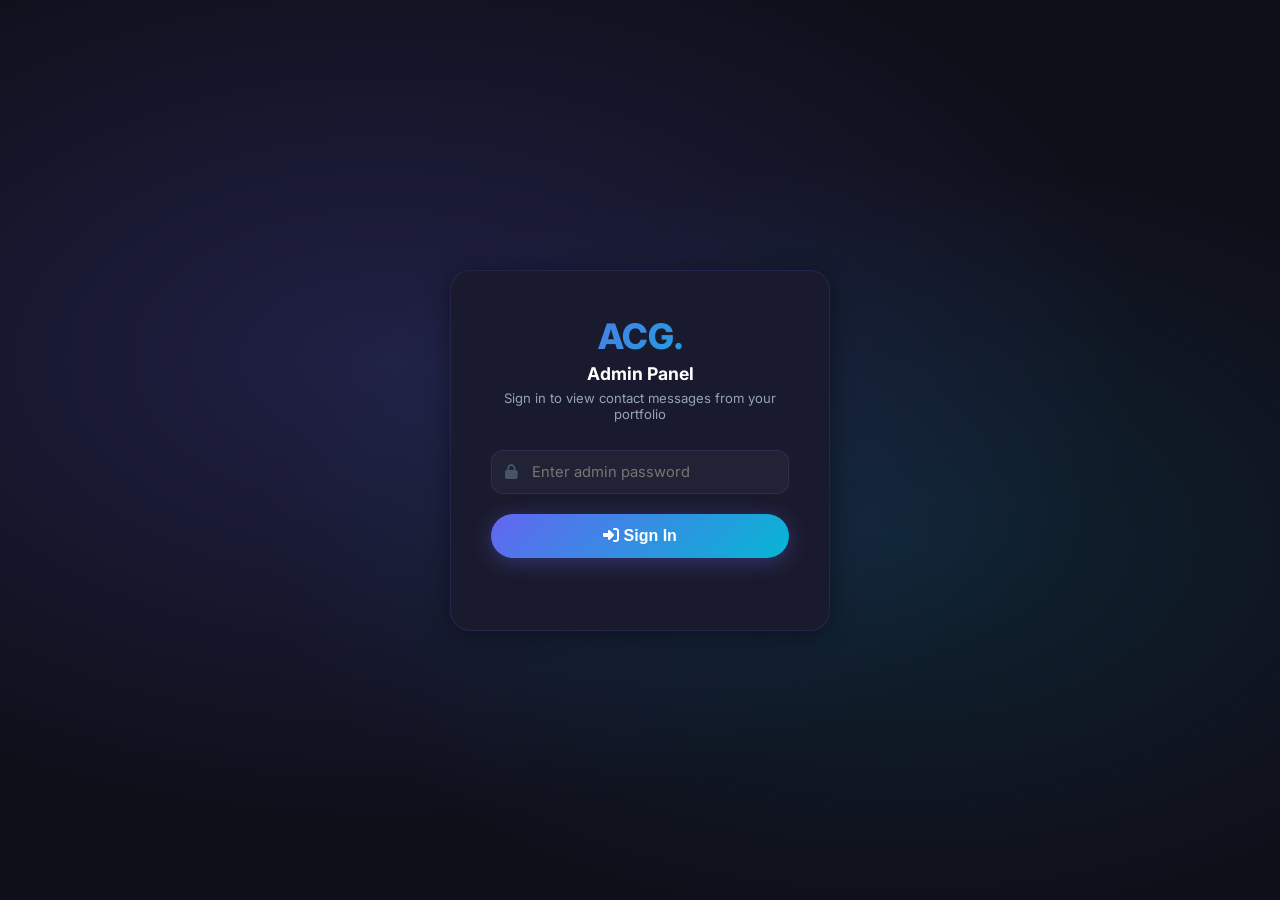
<file: admin.html>
<!DOCTYPE html>
<html lang="en">
<head>
  <meta charset="UTF-8" />
  <meta name="viewport" content="width=device-width, initial-scale=1.0" />
  <title>Admin – Contact Messages | Arjuna Gyan Portfolio</title>
  <link href="https://fonts.googleapis.com/css2?family=Inter:wght@300;400;500;600;700&display=swap" rel="stylesheet" />
  <link rel="stylesheet" href="https://cdn.jsdelivr.net/npm/@fortawesome/fontawesome-free@6.5.0/css/all.min.css" />
  <style>
    :root {
      --primary:       #6366f1;
      --primary-light: #a5b4fc;
      --secondary:     #06b6d4;
      --accent:        #f59e0b;
      --green:         #10b981;
      --red:           #ef4444;
      --bg:            #0f0f1a;
      --bg-alt:        #13131f;
      --bg-card:       #1a1a2e;
      --bg-card2:      #16213e;
      --border:        rgba(99,102,241,0.15);
      --text:          #e2e8f0;
      --text-muted:    #94a3b8;
      --text-faint:    #475569;
      --gradient:      linear-gradient(135deg, #6366f1 0%, #06b6d4 100%);
      --radius:        12px;
      --shadow:        0 4px 24px rgba(0,0,0,0.4);
    }
    *, *::before, *::after { box-sizing: border-box; margin:0; padding:0; }
    html { font-size: 16px; scroll-behavior: smooth; }
    body { font-family:'Inter',sans-serif; background:var(--bg); color:var(--text); min-height:100vh; }

    /* ── Login overlay ── */
    #loginOverlay {
      position: fixed; inset:0; z-index:9999;
      background: radial-gradient(ellipse at 30% 40%, rgba(99,102,241,0.2) 0%,transparent 60%),
                  radial-gradient(ellipse at 70% 60%, rgba(6,182,212,0.12) 0%,transparent 50%), #0f0f1a;
      display:flex; align-items:center; justify-content:center;
    }
    .login-box {
      background: var(--bg-card);
      border: 1px solid var(--border);
      border-radius: 20px;
      padding: 44px 40px;
      width: 100%; max-width: 380px;
      text-align: center;
      box-shadow: var(--shadow);
    }
    .login-logo {
      font-size: 2.2rem; font-weight: 800;
      background: var(--gradient); -webkit-background-clip:text; -webkit-text-fill-color:transparent; background-clip:text;
      margin-bottom: 6px;
    }
    .login-box h2 { font-size:1.1rem; color:#fff; margin-bottom:6px; }
    .login-box p  { font-size:0.82rem; color:var(--text-muted); margin-bottom:28px; }
    .login-field  { position:relative; margin-bottom:16px; }
    .login-field i { position:absolute; left:14px; top:50%; transform:translateY(-50%); color:var(--text-faint); font-size:0.9rem; }
    .login-field input {
      width:100%; background:rgba(255,255,255,0.04); border:1px solid var(--border);
      border-radius:var(--radius); padding:12px 14px 12px 40px;
      color:var(--text); font-size:0.92rem; font-family:'Inter',sans-serif;
      transition: all 0.3s ease;
    }
    .login-field input:focus { outline:none; border-color:var(--primary); background:rgba(99,102,241,0.06); box-shadow:0 0 0 3px rgba(99,102,241,0.15); }
    .login-btn {
      width:100%; padding:13px; border:none; border-radius:50px;
      background:var(--gradient); color:#fff; font-size:1rem; font-weight:600;
      cursor:pointer; transition:all 0.3s; box-shadow:0 4px 20px rgba(99,102,241,0.35);
      margin-top:4px;
    }
    .login-btn:hover { transform:translateY(-2px); box-shadow:0 8px 30px rgba(99,102,241,0.5); }
    .login-error { color:#ef4444; font-size:0.8rem; margin-top:10px; min-height:18px; }
    .login-hint  { font-size:0.72rem; color:var(--text-faint); margin-top:20px; padding-top:16px; border-top:1px solid var(--border); }
    .login-hint code { background:rgba(255,255,255,0.07); padding:2px 7px; border-radius:4px; color:var(--primary-light); }

    /* ── Admin shell ── */
    #adminShell { display:none; }

    /* Header */
    .admin-header {
      background:rgba(15,15,26,0.95); backdrop-filter:blur(16px); -webkit-backdrop-filter:blur(16px);
      border-bottom:1px solid var(--border);
      padding:0 28px; height:64px; display:flex; align-items:center; justify-content:space-between;
      position:sticky; top:0; z-index:100;
    }
    .admin-brand { font-size:1.3rem; font-weight:800; color:#fff; display:flex; align-items:center; gap:10px; }
    .admin-brand-icon { width:34px; height:34px; border-radius:8px; background:var(--gradient); display:flex; align-items:center; justify-content:center; color:#fff; font-size:0.95rem; }
    .admin-header-right { display:flex; align-items:center; gap:14px; }
    .admin-user  { font-size:0.82rem; color:var(--text-muted); }
    .btn-sm {
      display:inline-flex; align-items:center; gap:6px;
      padding:7px 16px; border-radius:50px; font-size:0.8rem; font-weight:600;
      cursor:pointer; border:none; transition:all 0.3s;
    }
    .btn-sm-outline { background:transparent; border:1px solid var(--border); color:var(--text-muted); }
    .btn-sm-outline:hover { border-color:var(--primary); color:var(--primary); }
    .btn-sm-red     { background:rgba(239,68,68,0.12); border:1px solid rgba(239,68,68,0.3); color:#ef4444; }
    .btn-sm-red:hover { background:rgba(239,68,68,0.25); }
    .btn-sm-green   { background:rgba(16,185,129,0.12); border:1px solid rgba(16,185,129,0.3); color:#10b981; }

    /* Stats */
    .admin-main  { max-width:1100px; margin:0 auto; padding:32px 24px; }
    .stats-row   { display:grid; grid-template-columns:repeat(4,1fr); gap:16px; margin-bottom:32px; }
    .stat-card   { background:var(--bg-card); border:1px solid var(--border); border-radius:var(--radius); padding:20px 22px; display:flex; align-items:center; gap:14px; }
    .stat-icon   { width:46px; height:46px; border-radius:var(--radius); display:flex; align-items:center; justify-content:center; font-size:1.1rem; color:#fff; }
    .stat-icon.s1 { background:var(--gradient); }
    .stat-icon.s2 { background:linear-gradient(135deg,#f59e0b,#ef4444); }
    .stat-icon.s3 { background:linear-gradient(135deg,#10b981,#06b6d4); }
    .stat-icon.s4 { background:linear-gradient(135deg,#8b5cf6,#6366f1); }
    .stat-num  { font-size:1.7rem; font-weight:800; color:#fff; line-height:1; }
    .stat-label { font-size:0.75rem; color:var(--text-muted); margin-top:2px; }

    /* Toolbar */
    .msg-toolbar { display:flex; align-items:center; justify-content:space-between; gap:12px; margin-bottom:20px; flex-wrap:wrap; }
    .msg-toolbar h2 { font-size:1.1rem; font-weight:700; color:#fff; }
    .toolbar-right { display:flex; gap:8px; align-items:center; flex-wrap:wrap; }
    .search-box { position:relative; }
    .search-box i { position:absolute; left:11px; top:50%; transform:translateY(-50%); color:var(--text-faint); font-size:0.8rem; }
    .search-box input {
      background:var(--bg-card); border:1px solid var(--border); border-radius:50px;
      padding:8px 14px 8px 32px; color:var(--text); font-size:0.82rem; font-family:'Inter',sans-serif; width:200px;
      transition:all 0.3s;
    }
    .search-box input:focus { outline:none; border-color:var(--primary); width:240px; }
    .filter-select {
      background:var(--bg-card); border:1px solid var(--border); border-radius:50px;
      padding:8px 14px; color:var(--text-muted); font-size:0.82rem; cursor:pointer;
    }
    .filter-select:focus { outline:none; border-color:var(--primary); }

    /* Message list */
    .msg-list    { display:flex; flex-direction:column; gap:12px; }
    .msg-card    {
      background:var(--bg-card); border:1px solid var(--border); border-radius:var(--radius);
      padding:20px 22px; cursor:pointer; transition:all 0.25s;
      display:grid; grid-template-columns:auto 1fr auto; gap:14px; align-items:start;
    }
    .msg-card:hover  { border-color:rgba(99,102,241,0.4); transform:translateX(4px); }
    .msg-card.unread { border-left:3px solid var(--primary); }
    .msg-card.expanded { background:var(--bg-card2); border-color:rgba(99,102,241,0.5); }

    .msg-avatar {
      width:42px; height:42px; border-radius:50%; background:var(--gradient);
      display:flex; align-items:center; justify-content:center; color:#fff; font-weight:700; font-size:1rem;
      flex-shrink:0;
    }
    .msg-avatar.read { background: var(--bg-card2); border:2px solid var(--border); color:var(--text-faint); }

    .msg-meta-name  { font-size:0.95rem; font-weight:600; color:#fff; display:flex; align-items:center; gap:8px; }
    .unread-dot     { width:8px; height:8px; border-radius:50%; background:var(--primary); display:inline-block; flex-shrink:0; }
    .msg-meta-email { font-size:0.78rem; color:var(--text-muted); margin-bottom:4px; }
    .msg-subject    { font-size:0.85rem; color:var(--primary-light); margin-bottom:4px; }
    .msg-preview    { font-size:0.82rem; color:var(--text-muted); white-space:nowrap; overflow:hidden; text-overflow:ellipsis; max-width:500px; }
    .msg-full       { display:none; margin-top:14px; padding-top:14px; border-top:1px solid var(--border); }
    .msg-full.open  { display:block; }
    .msg-full-text  { font-size:0.88rem; color:var(--text); line-height:1.7; white-space:pre-wrap; word-break:break-word; }
    .msg-full-actions { display:flex; gap:8px; margin-top:14px; flex-wrap:wrap; }

    .msg-time { font-size:0.72rem; color:var(--text-faint); white-space:nowrap; flex-shrink:0; }

    /* Empty state */
    .empty-state { text-align:center; padding:80px 24px; }
    .empty-icon  { font-size:3rem; color:var(--text-faint); margin-bottom:16px; }
    .empty-state h3 { font-size:1.1rem; color:var(--text-muted); margin-bottom:8px; }
    .empty-state p  { font-size:0.85rem; color:var(--text-faint); }

    /* Back link */
    .back-link { display:inline-flex; align-items:center; gap:8px; font-size:0.82rem; color:var(--text-muted); padding:8px 14px; border:1px solid var(--border); border-radius:50px; transition:all 0.3s; text-decoration:none; }
    .back-link:hover { border-color:var(--primary); color:var(--primary); }

    /* Toast */
    #toast {
      position:fixed; bottom:24px; right:24px; z-index:9000;
      background:var(--bg-card2); border:1px solid var(--border); border-radius:var(--radius);
      padding:14px 20px; font-size:0.85rem; color:var(--text); display:flex; align-items:center; gap:10px;
      box-shadow:var(--shadow); transform:translateY(80px); opacity:0; transition:all 0.35s;
      max-width:320px;
    }
    #toast.show { transform:translateY(0); opacity:1; }
    #toast i { font-size:1rem; }
    #toast.success i { color:var(--green); }
    #toast.info    i { color:var(--primary); }

    /* Responsive */
    @media(max-width:768px) {
      .stats-row { grid-template-columns:1fr 1fr; }
      .msg-card  { grid-template-columns:auto 1fr; }
      .msg-time  { grid-column:span 2; text-align:right; }
      .admin-header { padding:0 16px; }
      .admin-main { padding:20px 14px; }
    }
    @media(max-width:480px) {
      .stats-row { grid-template-columns:1fr; }
      .login-box { padding:32px 22px; }
    }
  </style>
</head>
<body>

  <!-- ===== LOGIN OVERLAY ===== -->
  <div id="loginOverlay">
    <div class="login-box">
      <div class="login-logo">ACG.</div>
      <h2>Admin Panel</h2>
      <p>Sign in to view contact messages from your portfolio</p>
      <form onsubmit="event.preventDefault();doLogin()">
      <input type="text" name="username" value="admin" autocomplete="username" style="display:none" aria-hidden="true" />
      <div class="login-field">
        <i class="fas fa-lock"></i>
        <input type="password" id="loginPass" placeholder="Enter admin password" autocomplete="current-password" />
      </div>
      <button type="submit" class="login-btn">
        <i class="fas fa-sign-in-alt"></i> Sign In
      </button>
      </form>
      <div class="login-error" id="loginError"></div>

      </div>
    </div>
  </div>

  <!-- ===== ADMIN SHELL ===== -->
  <div id="adminShell">

    <!-- Header -->
    <header class="admin-header">
      <div class="admin-brand">
        <div class="admin-brand-icon"><i class="fas fa-inbox"></i></div>
        Portfolio Inbox
      </div>
      <div class="admin-header-right">
        <span class="admin-user"><i class="fas fa-user-circle"></i> Arjuna Caleb Gyan</span>
        <a href="index.html" class="back-link"><i class="fas fa-arrow-left"></i> Back to Portfolio</a>
        <button class="btn-sm btn-sm-red" onclick="clearAllMessages()"><i class="fas fa-trash"></i> Clear All</button>
        <button class="btn-sm btn-sm-outline" onclick="doLogout()"><i class="fas fa-sign-out-alt"></i> Logout</button>
      </div>
    </header>

    <!-- Main -->
    <main class="admin-main">

      <!-- Stats -->
      <div class="stats-row" id="statsRow">
        <div class="stat-card">
          <div class="stat-icon s1"><i class="fas fa-envelope"></i></div>
          <div><div class="stat-num" id="statTotal">0</div><div class="stat-label">Total Messages</div></div>
        </div>
        <div class="stat-card">
          <div class="stat-icon s2"><i class="fas fa-envelope-open"></i></div>
          <div><div class="stat-num" id="statUnread">0</div><div class="stat-label">Unread</div></div>
        </div>
        <div class="stat-card">
          <div class="stat-icon s3"><i class="fas fa-check-double"></i></div>
          <div><div class="stat-num" id="statRead">0</div><div class="stat-label">Read</div></div>
        </div>
        <div class="stat-card">
          <div class="stat-icon s4"><i class="fas fa-calendar-day"></i></div>
          <div><div class="stat-num" id="statToday">0</div><div class="stat-label">Today</div></div>
        </div>
      </div>

      <!-- Toolbar -->
      <div class="msg-toolbar">
        <h2><i class="fas fa-inbox" style="color:var(--primary);margin-right:8px"></i>Messages</h2>
        <div class="toolbar-right">
          <div class="search-box">
            <i class="fas fa-search"></i>
            <input type="text" id="searchInput" placeholder="Search messages…" oninput="renderMessages()" />
          </div>
          <select class="filter-select" id="filterSelect" onchange="renderMessages()">
            <option value="all">All Messages</option>
            <option value="unread">Unread Only</option>
            <option value="read">Read Only</option>
          </select>
          <button class="btn-sm btn-sm-green" onclick="markAllRead()"><i class="fas fa-check-double"></i> Mark All Read</button>
        </div>
      </div>

      <!-- Message list -->
      <div id="msgList" class="msg-list"></div>

    </main>
  </div>

  <!-- Toast -->
  <div id="toast"><i class="fas fa-check-circle"></i><span id="toastMsg">Done</span></div>

<script>
  /* ─── CONFIG ─── */
  const ADMIN_PASSWORD = '2015'; // ← Change this to your own password
  const SESSION_KEY    = 'ag_admin_session';
  const MESSAGES_KEY   = 'portfolio_messages';

  /* ─── AUTH ─── */
  function doLogin() {
    const val = document.getElementById('loginPass').value;
    const err = document.getElementById('loginError');
    if (val === ADMIN_PASSWORD) {
      sessionStorage.setItem(SESSION_KEY, '1');
      document.getElementById('loginOverlay').style.display = 'none';
      document.getElementById('adminShell').style.display   = 'block';
      renderMessages();
      updateStats();
      err.textContent = '';
    } else {
      err.textContent = '✕ Incorrect password. Try again.';
      document.getElementById('loginPass').value = '';
      document.getElementById('loginPass').focus();
    }
  }

  function doLogout() {
    sessionStorage.removeItem(SESSION_KEY);
    location.reload();
  }

  // Auto-login if session exists
  if (sessionStorage.getItem(SESSION_KEY) === '1') {
    document.getElementById('loginOverlay').style.display = 'none';
    document.getElementById('adminShell').style.display   = 'block';
    setTimeout(() => { renderMessages(); updateStats(); }, 50);
  }

  /* ─── DATA ─── */
  function getMessages() {
    try { return JSON.parse(localStorage.getItem(MESSAGES_KEY) || '[]'); }
    catch { return []; }
  }

  function saveMessages(msgs) {
    localStorage.setItem(MESSAGES_KEY, JSON.stringify(msgs));
  }

  function updateStats() {
    const msgs  = getMessages();
    const today = new Date().toLocaleDateString();
    document.getElementById('statTotal').textContent  = msgs.length;
    document.getElementById('statUnread').textContent = msgs.filter(m => !m.read).length;
    document.getElementById('statRead').textContent   = msgs.filter(m => m.read).length;
    document.getElementById('statToday').textContent  = msgs.filter(m => m.time && m.time.startsWith(today)).length;
  }

  function markAllRead() {
    const msgs = getMessages();
    msgs.forEach(m => m.read = true);
    saveMessages(msgs);
    renderMessages();
    updateStats();
    showToast('All messages marked as read', 'success');
  }

  function markRead(id) {
    const msgs = getMessages();
    const m = msgs.find(x => x.id === id);
    if (m) { m.read = true; saveMessages(msgs); updateStats(); }
  }

  function deleteMsg(id) {
    if (!confirm('Delete this message?')) return;
    const msgs = getMessages().filter(x => x.id !== id);
    saveMessages(msgs);
    renderMessages();
    updateStats();
    showToast('Message deleted', 'info');
  }

  function clearAllMessages() {
    if (!confirm('Delete ALL messages? This cannot be undone.')) return;
    localStorage.removeItem(MESSAGES_KEY);
    renderMessages();
    updateStats();
    showToast('All messages cleared', 'info');
  }

  function replyByEmail(email, name) {
    const subject = encodeURIComponent(`Re: Your message to Arjuna Gyan`);
    const body    = encodeURIComponent(`Hi ${name},\n\nThank you for reaching out!\n\nBest regards,\nArjuna Caleb Gyan\na.gyan@alustudent.com`);
    window.location.href = `mailto:${email}?subject=${subject}&body=${body}`;
  }

  function initials(name) {
    if (!name) return '?';
    const parts = name.trim().split(' ');
    return parts.length >= 2
      ? (parts[0][0] + parts[1][0]).toUpperCase()
      : name.substring(0, 2).toUpperCase();
  }

  /* ─── RENDER ─── */
  function renderMessages() {
    const list     = document.getElementById('msgList');
    const query    = (document.getElementById('searchInput')?.value || '').toLowerCase();
    const filter   = document.getElementById('filterSelect')?.value || 'all';
    let   msgs     = getMessages();

    if (filter === 'unread') msgs = msgs.filter(m => !m.read);
    if (filter === 'read')   msgs = msgs.filter(m => m.read);
    if (query) {
      msgs = msgs.filter(m =>
        (m.name    || '').toLowerCase().includes(query) ||
        (m.email   || '').toLowerCase().includes(query) ||
        (m.subject || '').toLowerCase().includes(query) ||
        (m.message || '').toLowerCase().includes(query)
      );
    }

    if (msgs.length === 0) {
      list.innerHTML = `
        <div class="empty-state">
          <div class="empty-icon"><i class="fas fa-inbox"></i></div>
          <h3>${query || filter !== 'all' ? 'No matching messages' : 'No messages yet'}</h3>
          <p>${query || filter !== 'all' ? 'Try adjusting your search or filter.' : 'When someone fills in the contact form on your portfolio, messages will appear here.'}</p>
        </div>`;
      return;
    }

    list.innerHTML = msgs.map(m => `
      <div class="msg-card ${m.read ? '' : 'unread'}" id="card-${m.id}" onclick="toggleExpand(${m.id})">
        <div class="msg-avatar ${m.read ? 'read' : ''}">${initials(m.name)}</div>
        <div>
          <div class="msg-meta-name">
            ${!m.read ? '<span class="unread-dot"></span>' : ''}
            ${escHtml(m.name || 'Unknown')}
          </div>
          <div class="msg-meta-email"><i class="fas fa-envelope" style="color:var(--primary);font-size:0.7rem;margin-right:4px"></i>${escHtml(m.email || '')}</div>
          <div class="msg-subject"><i class="fas fa-tag" style="font-size:0.7rem;margin-right:4px;opacity:0.6"></i>${escHtml(m.subject || '(no subject)')}</div>
          <div class="msg-preview">${escHtml(m.message || '')}</div>
          <div class="msg-full" id="full-${m.id}">
            <div class="msg-full-text">${escHtml(m.message || '')}</div>
            <div class="msg-full-actions">
              <button class="btn-sm btn-sm-green" onclick="event.stopPropagation();replyByEmail('${escHtml(m.email)}','${escHtml(m.name)}')">
                <i class="fas fa-reply"></i> Reply via Email
              </button>
              <button class="btn-sm btn-sm-outline" onclick="event.stopPropagation();copyEmail('${escHtml(m.email)}')">
                <i class="fas fa-copy"></i> Copy Email
              </button>
              <button class="btn-sm btn-sm-red" onclick="event.stopPropagation();deleteMsg(${m.id})">
                <i class="fas fa-trash"></i> Delete
              </button>
            </div>
          </div>
        </div>
        <div class="msg-time"><i class="fas fa-clock" style="margin-right:4px;opacity:0.5"></i>${escHtml(m.time || '')}</div>
      </div>
    `).join('');
  }

  function toggleExpand(id) {
    const full = document.getElementById(`full-${id}`);
    const card = document.getElementById(`card-${id}`);
    if (!full) return;
    const isOpen = full.classList.toggle('open');
    card.classList.toggle('expanded', isOpen);
    if (isOpen) { markRead(id); renderMessages(); }
  }

  function copyEmail(email) {
    navigator.clipboard.writeText(email).then(() => showToast('Email copied!', 'success'));
  }

  function escHtml(str) {
    return String(str)
      .replace(/&/g,'&amp;').replace(/</g,'&lt;').replace(/>/g,'&gt;')
      .replace(/"/g,'&quot;').replace(/'/g,'&#039;');
  }

  /* ─── TOAST ─── */
  let toastTimer;
  function showToast(msg, type = 'info') {
    const t  = document.getElementById('toast');
    const tm = document.getElementById('toastMsg');
    const ic = t.querySelector('i');
    tm.textContent = msg;
    t.className = `show ${type}`;
    ic.className = type === 'success' ? 'fas fa-check-circle' : 'fas fa-info-circle';
    clearTimeout(toastTimer);
    toastTimer = setTimeout(() => t.classList.remove('show'), 3000);
  }

  /* ─── DEMO DATA (shown only if inbox is empty) ─── */
  function seedDemoIfEmpty() {
    const msgs = getMessages();
    if (msgs.length === 0) {
      const demo = [
        {
          id: Date.now() - 5000,
          name: 'Sarah Johnson',
          email: 'sarah.johnson@techcorp.com',
          subject: 'Internship Opportunity – Software Engineer',
          message: 'Hi Arjuna,\n\nI came across your portfolio and was really impressed by your projects, especially the MoMo Transaction Analytics Dashboard. We have a 6-month internship opening at TechCorp for a Software Engineering intern starting January 2026.\n\nWould you be available for a quick call this week?\n\nBest regards,\nSarah Johnson\nTalent Acquisition, TechCorp',
          time: new Date().toLocaleString(),
          read: false,
        },
        {
          id: Date.now() - 20000,
          name: 'Mohamed Aly',
          email: 'm.aly@finstart.io',
          subject: 'Collaboration on Fintech Project',
          message: 'Hey Arjuna,\n\nLove the MoMo dashboard — we\'re building something similar for West Africa and would love to chat about collaboration. Let me know if you\'re interested!\n\nCheers, Mohamed',
          time: new Date(Date.now() - 86400000).toLocaleString(),
          read: true,
        },
      ];
      saveMessages(demo);
    }
  }

  seedDemoIfEmpty();

  // Auto-refresh every 30s
  setInterval(() => {
    if (sessionStorage.getItem(SESSION_KEY) === '1') {
      renderMessages();
      updateStats();
    }
  }, 30000);
</script>
</body>
</html>
</file>
<file: css/style.css>
/* ============================================================
   ARJUNA GYAN – PORTFOLIO  |  Main Stylesheet
   ============================================================ */

/* ---------- CSS Variables ---------- */
:root {
  --primary:       #6366f1;
  --primary-dark:  #4f46e5;
  --primary-light: #a5b4fc;
  --secondary:     #06b6d4;
  --accent:        #f59e0b;
  --ncc-green:     #10b981;

  --bg:            #0f0f1a;
  --bg-alt:        #13131f;
  --bg-card:       #1a1a2e;
  --bg-card2:      #16213e;
  --border:        rgba(99, 102, 241, 0.15);

  --text:          #e2e8f0;
  --text-muted:    #94a3b8;
  --text-faint:    #475569;

  --gradient:      linear-gradient(135deg, #6366f1 0%, #06b6d4 100%);
  --gradient-warm: linear-gradient(135deg, #f59e0b 0%, #ef4444 100%);
  --gradient-green: linear-gradient(135deg, #10b981 0%, #06b6d4 100%);

  --radius:   12px;
  --radius-lg: 20px;
  --shadow:   0 4px 24px rgba(0,0,0,0.4);
  --shadow-lg: 0 8px 48px rgba(0,0,0,0.5);

  --nav-height: 70px;
  --transition: all 0.3s ease;
}

/* ---------- Reset & Base ---------- */
*, *::before, *::after { box-sizing: border-box; margin: 0; padding: 0; }

html {
  scroll-behavior: smooth;
  font-size: 16px;
}

body {
  font-family: 'Inter', system-ui, sans-serif;
  background: var(--bg);
  color: var(--text);
  line-height: 1.7;
  overflow-x: hidden;
}

::selection {
  background: var(--primary);
  color: #fff;
}

::-webkit-scrollbar { width: 6px; }
::-webkit-scrollbar-track { background: var(--bg); }
::-webkit-scrollbar-thumb { background: var(--primary); border-radius: 3px; }

a { color: inherit; text-decoration: none; }
img { max-width: 100%; display: block; }
ul { list-style: none; }

/* ---------- Utilities ---------- */
.container {
  max-width: 1200px;
  margin: 0 auto;
  padding: 0 24px;
}

.section {
  padding: 100px 0;
}

.bg-alt { background: var(--bg-alt); }

.section-header {
  text-align: center;
  margin-bottom: 64px;
}

.section-tag {
  display: inline-block;
  font-size: 0.75rem;
  font-weight: 600;
  letter-spacing: 0.15em;
  text-transform: uppercase;
  color: var(--primary-light);
  background: rgba(99,102,241,0.12);
  border: 1px solid rgba(99,102,241,0.25);
  padding: 4px 14px;
  border-radius: 50px;
  margin-bottom: 12px;
}

.section-title {
  font-family: 'Playfair Display', serif;
  font-size: clamp(2rem, 4vw, 2.8rem);
  font-weight: 800;
  color: #fff;
  line-height: 1.2;
}

.section-title::after {
  content: '';
  display: block;
  width: 60px;
  height: 4px;
  background: var(--gradient);
  margin: 14px auto 0;
  border-radius: 2px;
}

.section-subtitle {
  margin-top: 16px;
  color: var(--text-muted);
  font-size: 1.05rem;
}

.highlight { 
  background: var(--gradient); 
  -webkit-background-clip: text; 
  -webkit-text-fill-color: transparent; 
  background-clip: text; 
}

.dot { color: var(--primary); }

/* ---------- Buttons ---------- */
.btn {
  display: inline-flex;
  align-items: center;
  gap: 8px;
  padding: 12px 28px;
  border-radius: 50px;
  font-size: 0.95rem;
  font-weight: 600;
  cursor: pointer;
  border: 2px solid transparent;
  transition: var(--transition);
  text-decoration: none;
}

.btn-primary {
  background: var(--gradient);
  color: #fff;
  box-shadow: 0 4px 20px rgba(99,102,241,0.35);
}
.btn-primary:hover {
  transform: translateY(-2px);
  box-shadow: 0 8px 30px rgba(99,102,241,0.5);
}

.btn-outline {
  border-color: var(--primary);
  color: var(--primary);
  background: transparent;
}
.btn-outline:hover {
  background: var(--primary);
  color: #fff;
  transform: translateY(-2px);
}

.btn-secondary {
  background: var(--gradient-green);
  color: #fff;
  box-shadow: 0 4px 20px rgba(16,185,129,0.35);
}
.btn-secondary:hover {
  transform: translateY(-2px);
  box-shadow: 0 8px 30px rgba(16,185,129,0.5);
}

/* ============================================================
   NAVIGATION
   ============================================================ */
.navbar {
  position: fixed;
  top: 0;
  left: 0;
  right: 0;
  z-index: 1000;
  height: var(--nav-height);
  display: flex;
  align-items: center;
  transition: var(--transition);
}

.navbar.scrolled {
  background: rgba(15, 15, 26, 0.92);
  backdrop-filter: blur(16px);
  -webkit-backdrop-filter: blur(16px);
  border-bottom: 1px solid var(--border);
  box-shadow: 0 4px 30px rgba(0,0,0,0.3);
}

.nav-container {
  max-width: 1200px;
  width: 100%;
  margin: 0 auto;
  padding: 0 24px;
  display: flex;
  align-items: center;
  justify-content: space-between;
}

.nav-logo {
  font-family: 'Playfair Display', serif;
  font-size: 1.8rem;
  font-weight: 800;
  color: #fff;
  letter-spacing: -1px;
}

.nav-links {
  display: flex;
  align-items: center;
  gap: 8px;
}

.nav-links a {
  font-size: 0.88rem;
  font-weight: 500;
  color: var(--text-muted);
  padding: 6px 12px;
  border-radius: 6px;
  transition: var(--transition);
}

.nav-links a:hover,
.nav-links a.active {
  color: #fff;
  background: rgba(99,102,241,0.15);
}

.nav-toggle {
  display: none;
  flex-direction: column;
  gap: 5px;
  background: none;
  border: none;
  cursor: pointer;
  padding: 4px;
}

.nav-toggle span {
  display: block;
  width: 24px;
  height: 2px;
  background: #fff;
  border-radius: 2px;
  transition: var(--transition);
}

/* ============================================================
   HERO
   ============================================================ */
.hero {
  min-height: 100vh;
  display: flex;
  align-items: center;
  justify-content: center;
  position: relative;
  overflow: hidden;
  background: radial-gradient(ellipse at 30% 40%, rgba(99,102,241,0.15) 0%, transparent 60%),
              radial-gradient(ellipse at 70% 60%, rgba(6,182,212,0.1) 0%, transparent 50%),
              var(--bg);
  text-align: center;
  padding: 120px 24px 80px;
}

.hero-bg-shapes { position: absolute; inset: 0; overflow: hidden; pointer-events: none; }

.shape {
  position: absolute;
  border-radius: 50%;
  opacity: 0.06;
  animation: floatShape 8s ease-in-out infinite;
}
.shape-1 {
  width: 500px; height: 500px;
  background: var(--primary);
  top: -200px; left: -150px;
  animation-delay: 0s;
}
.shape-2 {
  width: 350px; height: 350px;
  background: var(--secondary);
  bottom: -100px; right: -100px;
  animation-delay: 3s;
}
.shape-3 {
  width: 200px; height: 200px;
  background: var(--accent);
  top: 40%; right: 15%;
  animation-delay: 5s;
}

@keyframes floatShape {
  0%, 100% { transform: translateY(0) scale(1); }
  50% { transform: translateY(-30px) scale(1.05); }
}

.hero-content { position: relative; z-index: 1; max-width: 800px; }

.hero-greeting {
  font-size: 1.15rem;
  color: var(--primary-light);
  font-weight: 500;
  letter-spacing: 0.05em;
  margin-bottom: 8px;
}

.hero-name {
  font-family: 'Playfair Display', serif;
  font-size: clamp(3rem, 8vw, 5.5rem);
  font-weight: 800;
  color: #fff;
  line-height: 1.1;
  margin-bottom: 20px;
}

.hero-roles {
  font-size: clamp(1.1rem, 2.5vw, 1.4rem);
  color: var(--text-muted);
  margin-bottom: 20px;
  min-height: 2rem;
}

.role-text { color: var(--secondary); font-weight: 600; }
.cursor {
  color: var(--primary);
  animation: blink 0.8s step-start infinite;
  font-weight: 300;
}
@keyframes blink { 50% { opacity: 0; } }

.hero-tagline {
  font-size: 1rem;
  color: var(--text-muted);
  margin-bottom: 36px;
  letter-spacing: 0.02em;
}

.hero-cta {
  display: flex;
  gap: 16px;
  justify-content: center;
  flex-wrap: wrap;
  margin-bottom: 40px;
}

.hero-social {
  display: flex;
  gap: 16px;
  justify-content: center;
}

.hero-social a {
  width: 44px; height: 44px;
  border-radius: 50%;
  border: 1px solid var(--border);
  display: flex; align-items: center; justify-content: center;
  color: var(--text-muted);
  font-size: 1rem;
  transition: var(--transition);
}
.hero-social a:hover {
  border-color: var(--primary);
  color: var(--primary);
  transform: translateY(-3px);
  background: rgba(99,102,241,0.1);
}

.hero-scroll-hint {
  position: absolute;
  bottom: 32px;
  left: 50%;
  transform: translateX(-50%);
  display: flex;
  flex-direction: column;
  align-items: center;
  gap: 8px;
  color: var(--text-faint);
  font-size: 0.75rem;
  letter-spacing: 0.1em;
  text-transform: uppercase;
}

.scroll-arrow {
  animation: bounceDown 1.5s ease-in-out infinite;
}
@keyframes bounceDown {
  0%, 100% { transform: translateY(0); }
  50% { transform: translateY(8px); }
}

/* ============================================================
   ABOUT
   ============================================================ */
.about-grid {
  display: grid;
  grid-template-columns: 280px 1fr;
  gap: 60px;
  align-items: start;
}

.about-avatar-wrap {
  display: flex;
  flex-direction: column;
  align-items: center;
  gap: 24px;
}

.about-avatar {
  width: 220px; height: 220px;
  border-radius: 50%;
  background: var(--gradient);
  display: flex; align-items: center; justify-content: center;
  position: relative;
}

.avatar-initials {
  font-family: 'Playfair Display', serif;
  font-size: 3.5rem;
  font-weight: 800;
  color: #fff;
  z-index: 1;
}

.avatar-ring {
  position: absolute;
  border-radius: 50%;
  border: 2px solid rgba(99,102,241,0.3);
}
.ring-1 { width: 260px; height: 260px; animation: spin 12s linear infinite; }
.ring-2 { width: 300px; height: 300px; animation: spin 18s linear infinite reverse; }

@keyframes spin { from { transform: rotate(0deg); } to { transform: rotate(360deg); } }

.about-badge {
  display: flex; align-items: center; gap: 8px;
  background: var(--gradient-green);
  color: #fff;
  padding: 8px 18px;
  border-radius: 50px;
  font-size: 0.85rem;
  font-weight: 600;
  box-shadow: 0 4px 16px rgba(16,185,129,0.3);
}

.about-intro {
  font-size: 1.1rem;
  color: var(--text);
  margin-bottom: 16px;
  line-height: 1.8;
}
.about-content p {
  color: var(--text-muted);
  margin-bottom: 16px;
}

.about-info-grid {
  display: grid;
  grid-template-columns: 1fr 1fr;
  gap: 16px;
  margin-top: 28px;
}

.info-item {
  display: flex;
  align-items: center;
  gap: 12px;
  padding: 14px 16px;
  background: var(--bg-card);
  border-radius: var(--radius);
  border: 1px solid var(--border);
  transition: var(--transition);
}
.info-item:hover { border-color: var(--primary); transform: translateY(-2px); }

.info-item > i {
  font-size: 1.1rem;
  color: var(--primary);
  min-width: 20px;
}

.info-label {
  display: block;
  font-size: 0.72rem;
  font-weight: 600;
  letter-spacing: 0.1em;
  text-transform: uppercase;
  color: var(--text-faint);
  margin-bottom: 2px;
}

.info-value {
  display: block;
  font-size: 0.88rem;
  font-weight: 500;
  color: var(--text);
}

.available { color: var(--ncc-green) !important; }

/* ============================================================
   EDUCATION TIMELINE
   ============================================================ */
.timeline {
  position: relative;
  padding-left: 40px;
}

.timeline::before {
  content: '';
  position: absolute;
  left: 15px;
  top: 0; bottom: 0;
  width: 2px;
  background: linear-gradient(to bottom, var(--primary), var(--secondary));
  opacity: 0.4;
}

.timeline-item {
  position: relative;
  margin-bottom: 40px;
}

.timeline-icon {
  position: absolute;
  left: -52px;
  top: 16px;
  width: 36px; height: 36px;
  border-radius: 50%;
  background: var(--gradient);
  display: flex; align-items: center; justify-content: center;
  color: #fff;
  font-size: 0.85rem;
  box-shadow: 0 0 0 4px var(--bg-alt);
  z-index: 1;
}

.timeline-card {
  background: var(--bg-card);
  border: 1px solid var(--border);
  border-radius: var(--radius-lg);
  padding: 28px 32px;
  transition: var(--transition);
}
.timeline-card:hover {
  border-color: rgba(99,102,241,0.4);
  box-shadow: var(--shadow);
  transform: translateX(4px);
}

.timeline-header {
  display: flex;
  align-items: flex-start;
  justify-content: space-between;
  gap: 16px;
  margin-bottom: 12px;
  flex-wrap: wrap;
}
.timeline-header h3 {
  font-size: 1.15rem;
  font-weight: 700;
  color: #fff;
}

.timeline-badge {
  font-size: 0.7rem;
  font-weight: 700;
  text-transform: uppercase;
  letter-spacing: 0.1em;
  padding: 3px 10px;
  border-radius: 50px;
  background: rgba(99,102,241,0.15);
  color: var(--primary-light);
  border: 1px solid rgba(99,102,241,0.3);
  white-space: nowrap;
}

.timeline-badge.current {
  background: rgba(16,185,129,0.15);
  color: var(--ncc-green);
  border-color: rgba(16,185,129,0.3);
}

.timeline-place, .timeline-date {
  display: flex;
  align-items: center;
  gap: 6px;
  font-size: 0.88rem;
  color: var(--text-muted);
  margin-bottom: 6px;
}
.timeline-place i, .timeline-date i { color: var(--primary); font-size: 0.75rem; }

.timeline-desc {
  color: var(--text-muted);
  font-size: 0.9rem;
  margin: 12px 0;
  line-height: 1.7;
}

.timeline-tags {
  display: flex;
  flex-wrap: wrap;
  gap: 8px;
  margin-top: 14px;
}
.timeline-tags span {
  font-size: 0.75rem;
  padding: 3px 10px;
  background: rgba(6,182,212,0.1);
  color: var(--secondary);
  border-radius: 50px;
  border: 1px solid rgba(6,182,212,0.2);
}

/* ============================================================
   SKILLS
   ============================================================ */
.skills-grid {
  display: grid;
  grid-template-columns: repeat(2, 1fr);
  gap: 28px;
}

.skill-category {
  background: var(--bg-card);
  border: 1px solid var(--border);
  border-radius: var(--radius-lg);
  padding: 28px;
  transition: var(--transition);
}
.skill-category:hover {
  border-color: rgba(99,102,241,0.35);
  box-shadow: var(--shadow);
}

.skill-cat-header {
  display: flex;
  align-items: center;
  gap: 14px;
  margin-bottom: 24px;
}
.skill-cat-icon {
  width: 44px; height: 44px;
  border-radius: var(--radius);
  background: var(--gradient);
  display: flex; align-items: center; justify-content: center;
  color: #fff;
  font-size: 1.1rem;
  flex-shrink: 0;
}
.skill-cat-header h3 {
  font-size: 1.05rem;
  font-weight: 700;
  color: #fff;
}

/* Skill Bars */
.skill-bars { display: flex; flex-direction: column; gap: 16px; }
.skill-bar-item {
  font-size: 0;
}
.skill-bar-label {
  display: flex; justify-content: space-between;
  font-size: 0.85rem; color: var(--text-muted);
  margin-bottom: 6px;
}
.skill-pct { color: var(--primary-light); font-weight: 600; }
.skill-bar-bg {
  height: 6px;
  background: rgba(255,255,255,0.06);
  border-radius: 3px;
  overflow: hidden;
}
.skill-bar-fill {
  height: 100%;
  background: var(--gradient);
  border-radius: 3px;
  width: 0%;
  transition: width 1.2s cubic-bezier(0.25, 0.46, 0.45, 0.94);
}

/* Skills Tags */
.skills-tags-grid {
  display: flex;
  flex-wrap: wrap;
  gap: 10px;
}
.skill-tag {
  display: inline-flex;
  align-items: center;
  gap: 6px;
  padding: 7px 14px;
  background: rgba(99,102,241,0.1);
  border: 1px solid rgba(99,102,241,0.2);
  border-radius: 50px;
  font-size: 0.82rem;
  color: var(--primary-light);
  transition: var(--transition);
  cursor: default;
}
.skill-tag:hover {
  background: rgba(99,102,241,0.25);
  transform: translateY(-2px);
}

/* Soft Skills */
.soft-skills-grid {
  display: grid;
  grid-template-columns: repeat(3, 1fr);
  gap: 12px;
}
.soft-skill-item {
  display: flex;
  flex-direction: column;
  align-items: center;
  gap: 8px;
  padding: 14px 8px;
  background: rgba(255,255,255,0.03);
  border-radius: var(--radius);
  border: 1px solid var(--border);
  text-align: center;
  font-size: 0.78rem;
  color: var(--text-muted);
  transition: var(--transition);
}
.soft-skill-item:hover {
  border-color: var(--primary);
  color: #fff;
  background: rgba(99,102,241,0.1);
}
.soft-skill-icon {
  width: 36px; height: 36px;
  border-radius: 50%;
  background: rgba(99,102,241,0.15);
  display: flex; align-items: center; justify-content: center;
  color: var(--primary);
  font-size: 0.9rem;
}

/* Languages */
.lang-grid {
  display: flex;
  gap: 32px;
  justify-content: center;
  padding: 10px 0;
}
.lang-item {
  display: flex;
  flex-direction: column;
  align-items: center;
  gap: 8px;
}
.lang-circle {
  position: relative;
  width: 90px; height: 90px;
}
.lang-circle svg {
  width: 100%; height: 100%;
  transform: rotate(-90deg);
}
.lang-bg {
  fill: none;
  stroke: rgba(255,255,255,0.05);
  stroke-width: 3;
}
.lang-fg {
  fill: none;
  stroke: url(#langGrad);
  stroke-width: 3;
  stroke-linecap: round;
  transition: stroke-dasharray 1.2s ease;
}
.lang-pct-text {
  position: absolute;
  top: 50%; left: 50%;
  transform: translate(-50%, -50%);
  font-size: 0.95rem;
  font-weight: 700;
  color: #fff;
}
.lang-name { font-weight: 600; color: #fff; font-size: 0.95rem; }
.lang-level { font-size: 0.75rem; color: var(--text-muted); }

/* ============================================================
   EXPERIENCE
   ============================================================ */
.exp-grid {
  display: grid;
  grid-template-columns: repeat(3, 1fr);
  gap: 24px;
}

.exp-card {
  background: var(--bg-card);
  border: 1px solid var(--border);
  border-radius: var(--radius-lg);
  padding: 28px;
  display: flex;
  flex-direction: column;
  gap: 20px;
  transition: var(--transition);
}
.exp-card:hover {
  border-color: rgba(99,102,241,0.4);
  transform: translateY(-4px);
  box-shadow: var(--shadow);
}

.exp-icon {
  width: 56px; height: 56px;
  border-radius: var(--radius);
  display: flex; align-items: center; justify-content: center;
  font-size: 1.4rem;
  color: #fff;
}
.exp-icon.ncc     { background: var(--gradient-green); box-shadow: 0 4px 16px rgba(16,185,129,0.3); }
.exp-icon.dev     { background: var(--gradient); box-shadow: 0 4px 16px rgba(99,102,241,0.3); }
.exp-icon.design  { background: var(--gradient-warm); box-shadow: 0 4px 16px rgba(245,158,11,0.3); }
.exp-icon.pm-icon { background: linear-gradient(135deg,#f59e0b 0%,#f97316 100%); box-shadow: 0 4px 16px rgba(249,115,22,0.3); }

.exp-badge {
  display: inline-block;
  font-size: 0.7rem;
  font-weight: 700;
  text-transform: uppercase;
  letter-spacing: 0.1em;
  padding: 2px 10px;
  border-radius: 50px;
  background: rgba(99,102,241,0.15);
  color: var(--primary-light);
  margin-bottom: 6px;
}

.exp-body h3 {
  font-size: 1rem;
  font-weight: 700;
  color: #fff;
  margin-bottom: 4px;
}
.exp-org {
  font-size: 0.82rem;
  color: var(--text-muted);
  margin-bottom: 4px;
}
.exp-period {
  font-size: 0.8rem;
  color: var(--primary-light);
  display: flex; align-items: center; gap: 6px;
  margin-bottom: 12px;
}
.exp-points {
  display: flex;
  flex-direction: column;
  gap: 6px;
}
.exp-points li {
  font-size: 0.84rem;
  color: var(--text-muted);
  padding-left: 16px;
  position: relative;
  line-height: 1.5;
}
.exp-points li::before {
  content: '▸';
  position: absolute;
  left: 0;
  color: var(--primary);
}

/* ============================================================
   PROJECTS
   ============================================================ */
.projects-filter {
  display: flex;
  gap: 10px;
  justify-content: center;
  flex-wrap: wrap;
  margin-bottom: 40px;
}

.filter-btn {
  padding: 8px 20px;
  border-radius: 50px;
  border: 1px solid var(--border);
  background: transparent;
  color: var(--text-muted);
  font-size: 0.85rem;
  font-weight: 500;
  cursor: pointer;
  transition: var(--transition);
}
.filter-btn:hover, .filter-btn.active {
  background: var(--primary);
  border-color: var(--primary);
  color: #fff;
}

.projects-grid {
  display: grid;
  grid-template-columns: repeat(3, 1fr);
  gap: 24px;
}

.project-card {
  background: var(--bg-card);
  border: 1px solid var(--border);
  border-radius: var(--radius-lg);
  padding: 28px;
  transition: var(--transition);
  display: flex;
  flex-direction: column;
  gap: 16px;
}
.project-card:hover {
  border-color: rgba(99,102,241,0.45);
  transform: translateY(-6px);
  box-shadow: 0 12px 40px rgba(0,0,0,0.4);
}
.project-card.hidden { display: none; }

.project-header {
  display: flex;
  align-items: center;
  justify-content: space-between;
}

.project-icon {
  width: 52px; height: 52px;
  border-radius: var(--radius);
  display: flex; align-items: center; justify-content: center;
  font-size: 1.3rem;
  color: #fff;
}
.web-icon     { background: var(--gradient); }
.tool-icon    { background: var(--gradient-warm); }
.design-icon  { background: linear-gradient(135deg, #ec4899 0%, #8b5cf6 100%); }
.fintech-icon { background: linear-gradient(135deg, #10b981 0%, #059669 100%); }
.ai-icon      { background: linear-gradient(135deg, #8b5cf6 0%, #6366f1 100%); }
.edu-icon     { background: linear-gradient(135deg, #f59e0b 0%, #ef4444 100%); }
.product-icon { background: linear-gradient(135deg, #06b6d4 0%, #3b82f6 100%); }

.project-links {
  display: flex;
  gap: 8px;
}
.proj-link {
  width: 34px; height: 34px;
  border-radius: 50%;
  border: 1px solid var(--border);
  display: flex; align-items: center; justify-content: center;
  color: var(--text-muted);
  font-size: 0.85rem;
  transition: var(--transition);
}
.proj-link:hover {
  border-color: var(--primary);
  color: var(--primary);
  background: rgba(99,102,241,0.1);
}
.proj-internal {
  cursor: default;
  opacity: 0.4;
  pointer-events: none;
}

.project-body h3 {
  font-size: 1rem;
  font-weight: 700;
  color: #fff;
  margin-bottom: 8px;
}
.project-body p {
  font-size: 0.85rem;
  color: var(--text-muted);
  line-height: 1.65;
  margin-bottom: 14px;
}

.project-tags {
  display: flex;
  flex-wrap: wrap;
  gap: 6px;
}
.project-tags span {
  font-size: 0.72rem;
  padding: 3px 10px;
  background: rgba(6,182,212,0.1);
  color: var(--secondary);
  border-radius: 50px;
  border: 1px solid rgba(6,182,212,0.2);
}

/* ============================================================
   CERTIFICATIONS
   ============================================================ */
.certs-grid {
  display: grid;
  grid-template-columns: repeat(3, 1fr);
  gap: 24px;
}

.cert-card {
  background: var(--bg-card);
  border: 1px solid var(--border);
  border-radius: var(--radius-lg);
  padding: 28px;
  position: relative;
  overflow: hidden;
  transition: var(--transition);
  display: flex;
  flex-direction: column;
  gap: 12px;
}
.cert-card:hover {
  border-color: rgba(99,102,241,0.4);
  transform: translateY(-4px);
  box-shadow: var(--shadow);
}
.cert-card.featured {
  border-color: rgba(245,158,11,0.35);
  background: linear-gradient(135deg, rgba(245,158,11,0.06) 0%, var(--bg-card) 100%);
  grid-column: span 1;
}
.cert-card.featured:hover {
  border-color: rgba(245,158,11,0.6);
}

.cert-ribbon {
  position: absolute;
  top: 16px; right: -28px;
  background: var(--gradient-warm);
  color: #fff;
  font-size: 0.65rem;
  font-weight: 700;
  text-transform: uppercase;
  letter-spacing: 0.1em;
  padding: 4px 36px;
  transform: rotate(45deg);
}

.cert-icon {
  width: 54px; height: 54px;
  border-radius: var(--radius);
  display: flex; align-items: center; justify-content: center;
  font-size: 1.4rem;
  color: #fff;
}
.ncc-cert     { background: var(--gradient-warm); }
.web-cert     { background: linear-gradient(135deg, #f97316, #ef4444); }
.py-cert      { background: linear-gradient(135deg, #3b82f6, #8b5cf6); }
.db-cert      { background: linear-gradient(135deg, #06b6d4, #10b981); }
.camp-cert    { background: var(--gradient-green); }
.design-cert  { background: linear-gradient(135deg, #ec4899, #8b5cf6); }
.amazon-cert  { background: linear-gradient(135deg, #f97316 0%, #f59e0b 100%); }
.alx-cert     { background: linear-gradient(135deg, #10b981 0%, #059669 100%); }
.ux-cert      { background: linear-gradient(135deg, #06b6d4 0%, #6366f1 100%); }

.cert-body h3 {
  font-size: 0.98rem;
  font-weight: 700;
  color: #fff;
}
.cert-issuer {
  display: flex; align-items: center; gap: 6px;
  font-size: 0.8rem;
  color: var(--text-muted);
}
.cert-date {
  display: flex; align-items: center; gap: 6px;
  font-size: 0.78rem;
  color: var(--primary-light);
}
.cert-desc {
  font-size: 0.83rem;
  color: var(--text-muted);
  line-height: 1.65;
}
.cert-badge {
  display: inline-block;
  font-size: 0.7rem;
  padding: 3px 10px;
  background: rgba(99,102,241,0.12);
  color: var(--primary-light);
  border-radius: 50px;
  border: 1px solid rgba(99,102,241,0.2);
  margin-right: 6px;
  margin-top: 4px;
}

/* Extra Certs Note */
.extra-certs {
  margin-top: 32px;
  text-align: center;
  padding: 16px 24px;
  background: rgba(99,102,241,0.06);
  border: 1px solid var(--border);
  border-radius: var(--radius);
  font-size: 0.88rem;
  color: var(--text-muted);
}
.extra-certs i { color: var(--primary); margin-right: 6px; }
.extra-certs strong { color: var(--primary-light); }

/* Admin nav link */
.nav-admin-link {
  font-size: 0.78rem !important;
  color: var(--text-faint) !important;
  border: 1px solid var(--border);
  border-radius: 6px !important;
  padding: 4px 10px !important;
}
.nav-admin-link:hover {
  border-color: var(--primary) !important;
  color: var(--primary) !important;
  background: rgba(99,102,241,0.1) !important;
}

/* Form global error */
.form-error-global {
  font-size: 0.82rem;
  color: #ef4444;
  padding: 10px 14px;
  border-radius: var(--radius);
  background: rgba(239,68,68,0.08);
  border: 1px solid rgba(239,68,68,0.2);
  display: none;
}
.form-error-global.visible { display: block; }

/* ============================================================
   DOWNLOADS
   ============================================================ */
.downloads-grid {
  display: grid;
  grid-template-columns: repeat(2, 1fr);
  gap: 32px;
}

.download-card {
  background: var(--bg-card);
  border: 1px solid var(--border);
  border-radius: var(--radius-lg);
  overflow: hidden;
  transition: var(--transition);
}
.download-card:hover {
  border-color: rgba(99,102,241,0.4);
  box-shadow: var(--shadow-lg);
  transform: translateY(-4px);
}

.download-preview {
  height: 160px;
  background: rgba(99,102,241,0.05);
  border-bottom: 1px solid var(--border);
  display: flex;
  align-items: center;
  justify-content: center;
}

.doc-preview {
  width: 100px;
  background: var(--bg-card2);
  border-radius: 8px;
  border: 1px solid var(--border);
  padding: 16px 14px;
  display: flex;
  flex-direction: column;
  gap: 8px;
  align-items: center;
  box-shadow: var(--shadow);
}
.doc-preview i {
  font-size: 1.8rem;
  margin-bottom: 4px;
}
.resume-preview i  { color: var(--primary); }
.support-preview i { color: var(--ncc-green); }

.doc-lines { display: flex; flex-direction: column; gap: 5px; width: 100%; }
.doc-line {
  height: 3px;
  border-radius: 2px;
  background: rgba(255,255,255,0.1);
}
.doc-line.long   { width: 100%; }
.doc-line.medium { width: 75%; }
.doc-line.short  { width: 55%; }

.download-info {
  display: flex;
  gap: 16px;
  padding: 24px 24px 0;
  align-items: flex-start;
}
.download-icon {
  width: 44px; height: 44px;
  border-radius: var(--radius);
  background: var(--gradient);
  display: flex; align-items: center; justify-content: center;
  color: #fff;
  font-size: 1.1rem;
  flex-shrink: 0;
}
.download-icon.support-icon { background: var(--gradient-green); }

.download-info h3 {
  font-size: 1.05rem;
  font-weight: 700;
  color: #fff;
  margin-bottom: 6px;
}
.download-info p {
  font-size: 0.84rem;
  color: var(--text-muted);
  line-height: 1.6;
  margin-bottom: 8px;
}
.file-meta {
  font-size: 0.75rem;
  color: var(--text-faint);
}
.file-meta i { color: var(--primary); margin-right: 3px; }

.download-actions {
  display: flex;
  gap: 12px;
  padding: 20px 24px;
  flex-wrap: wrap;
}
.download-btn, .view-btn {
  flex: 1;
  min-width: 130px;
  justify-content: center;
  font-size: 0.85rem;
  padding: 10px 20px;
}

.download-note {
  display: flex;
  align-items: flex-start;
  gap: 8px;
  padding: 12px 24px 20px;
  font-size: 0.78rem;
  color: var(--text-faint);
  border-top: 1px solid rgba(255,255,255,0.04);
}
.download-note i { color: var(--accent); margin-top: 2px; }
.download-note code {
  background: rgba(255,255,255,0.07);
  padding: 1px 6px;
  border-radius: 4px;
  font-size: 0.73rem;
  color: var(--primary-light);
}

.pdf-viewer-note { margin-top: 32px; }
.tip-box {
  display: flex;
  align-items: flex-start;
  gap: 16px;
  background: rgba(245,158,11,0.07);
  border: 1px solid rgba(245,158,11,0.2);
  border-radius: var(--radius);
  padding: 20px 24px;
  font-size: 0.88rem;
  color: var(--text-muted);
}
.tip-box > i { color: var(--accent); font-size: 1.2rem; margin-top: 2px; flex-shrink: 0; }
.tip-box strong { color: var(--accent); display: block; margin-bottom: 8px; }
.tip-box ol { padding-left: 20px; display: flex; flex-direction: column; gap: 4px; }
.tip-box code {
  background: rgba(255,255,255,0.07);
  padding: 1px 6px;
  border-radius: 4px;
  font-size: 0.8rem;
  color: var(--primary-light);
}

/* ============================================================
   INTERESTS
   ============================================================ */
.interests-grid {
  display: grid;
  grid-template-columns: repeat(8, 1fr);
  gap: 20px;
}

@media (max-width: 900px) { .interests-grid { grid-template-columns: repeat(4, 1fr); } }
@media (max-width: 500px) { .interests-grid { grid-template-columns: repeat(2, 1fr); } }

.interest-item {
  display: flex;
  flex-direction: column;
  align-items: center;
  gap: 10px;
  padding: 20px 10px;
  background: var(--bg-card);
  border: 1px solid var(--border);
  border-radius: var(--radius);
  cursor: default;
  transition: var(--transition);
  text-align: center;
}
.interest-item:hover {
  border-color: var(--primary);
  transform: translateY(-4px);
  background: rgba(99,102,241,0.1);
}
.interest-icon {
  width: 44px; height: 44px;
  border-radius: 50%;
  background: var(--gradient);
  display: flex; align-items: center; justify-content: center;
  color: #fff;
  font-size: 1rem;
}
.interest-item span {
  font-size: 0.78rem;
  color: var(--text-muted);
  font-weight: 500;
}

/* ============================================================
   CONTACT
   ============================================================ */
.contact-grid {
  display: grid;
  grid-template-columns: 1fr 1.4fr;
  gap: 60px;
  align-items: start;
}

.contact-info h3 {
  font-size: 1.4rem;
  font-weight: 700;
  color: #fff;
  margin-bottom: 14px;
}
.contact-info > p {
  color: var(--text-muted);
  line-height: 1.7;
  margin-bottom: 32px;
}

.contact-items {
  display: flex;
  flex-direction: column;
  gap: 14px;
  margin-bottom: 28px;
}

.contact-item {
  display: flex;
  align-items: center;
  gap: 14px;
  padding: 14px 16px;
  background: var(--bg-card);
  border: 1px solid var(--border);
  border-radius: var(--radius);
  transition: var(--transition);
}
a.contact-item:hover {
  border-color: var(--primary);
  transform: translateX(4px);
}

.ci-icon {
  width: 42px; height: 42px;
  border-radius: var(--radius);
  display: flex; align-items: center; justify-content: center;
  color: #fff;
  font-size: 1rem;
  flex-shrink: 0;
}
.email-ci  { background: var(--gradient); }
.phone-ci  { background: var(--gradient-green); }
.loc-ci    { background: var(--gradient-warm); }

.ci-label {
  display: block;
  font-size: 0.7rem;
  font-weight: 600;
  text-transform: uppercase;
  letter-spacing: 0.1em;
  color: var(--text-faint);
  margin-bottom: 2px;
}
.ci-value {
  display: block;
  font-size: 0.9rem;
  color: var(--text);
  font-weight: 500;
}

.contact-socials {
  display: flex;
  gap: 12px;
}
.social-btn {
  width: 46px; height: 46px;
  border-radius: 50%;
  display: flex; align-items: center; justify-content: center;
  font-size: 1.05rem;
  color: #fff;
  transition: var(--transition);
}
.email-btn   { background: var(--gradient); }
.github-btn  { background: #333; }
.linkedin-btn { background: #0a66c2; }
.phone-btn   { background: var(--gradient-green); }
.social-btn:hover { transform: translateY(-3px) scale(1.1); box-shadow: var(--shadow); }

/* Contact Form */
.contact-form {
  background: var(--bg-card);
  border: 1px solid var(--border);
  border-radius: var(--radius-lg);
  padding: 36px;
  display: flex;
  flex-direction: column;
  gap: 20px;
}

.form-group { display: flex; flex-direction: column; gap: 6px; }
.form-group label {
  font-size: 0.84rem;
  font-weight: 600;
  color: var(--text-muted);
}
.form-group input,
.form-group textarea {
  width: 100%;
  background: rgba(255,255,255,0.04);
  border: 1px solid var(--border);
  border-radius: var(--radius);
  padding: 12px 16px;
  color: var(--text);
  font-size: 0.9rem;
  font-family: 'Inter', sans-serif;
  transition: var(--transition);
  resize: none;
}
.form-group input:focus,
.form-group textarea:focus {
  outline: none;
  border-color: var(--primary);
  background: rgba(99,102,241,0.06);
  box-shadow: 0 0 0 3px rgba(99,102,241,0.15);
}
.form-group input::placeholder,
.form-group textarea::placeholder { color: var(--text-faint); }

.form-error {
  font-size: 0.78rem;
  color: #ef4444;
  min-height: 16px;
}

.submit-btn {
  width: 100%;
  justify-content: center;
  font-size: 1rem;
  padding: 14px;
}

.form-success {
  display: none;
  align-items: center;
  gap: 8px;
  padding: 14px 18px;
  background: rgba(16,185,129,0.1);
  border: 1px solid rgba(16,185,129,0.3);
  border-radius: var(--radius);
  color: var(--ncc-green);
  font-size: 0.9rem;
  font-weight: 500;
}
.form-success.visible { display: flex; }

/* ============================================================
   FOOTER
   ============================================================ */
.footer {
  background: var(--bg-card2);
  border-top: 1px solid var(--border);
  padding: 60px 0 0;
}

.footer-grid {
  display: grid;
  grid-template-columns: 1.5fr 1fr 1.2fr;
  gap: 48px;
  padding-bottom: 48px;
  border-bottom: 1px solid var(--border);
}

.footer-logo {
  font-family: 'Playfair Display', serif;
  font-size: 2rem;
  font-weight: 800;
  color: #fff;
  display: inline-block;
  margin-bottom: 12px;
}

.footer-brand p {
  font-size: 0.85rem;
  color: var(--text-muted);
  line-height: 1.6;
  margin-bottom: 6px;
}
.footer-email {
  display: flex;
  align-items: center;
  gap: 6px;
  font-size: 0.82rem !important;
  color: var(--primary-light) !important;
}

.footer-nav h4, .footer-contact h4 {
  font-size: 0.82rem;
  font-weight: 700;
  text-transform: uppercase;
  letter-spacing: 0.1em;
  color: var(--text-faint);
  margin-bottom: 16px;
}

.footer-nav ul { display: flex; flex-direction: column; gap: 8px; }
.footer-nav a {
  font-size: 0.88rem;
  color: var(--text-muted);
  transition: var(--transition);
}
.footer-nav a:hover { color: var(--primary-light); padding-left: 4px; }

.footer-contact p {
  display: flex; align-items: center; gap: 8px;
  font-size: 0.85rem;
  color: var(--text-muted);
  margin-bottom: 8px;
}
.footer-contact p i { color: var(--primary); }

.footer-socials {
  display: flex;
  gap: 10px;
  margin-top: 16px;
}
.footer-socials a {
  width: 38px; height: 38px;
  border-radius: 50%;
  border: 1px solid var(--border);
  display: flex; align-items: center; justify-content: center;
  color: var(--text-muted);
  font-size: 0.9rem;
  transition: var(--transition);
}
.footer-socials a:hover {
  border-color: var(--primary);
  color: var(--primary);
  background: rgba(99,102,241,0.1);
}

.footer-bottom {
  display: flex;
  align-items: center;
  justify-content: space-between;
  padding: 20px 0;
  font-size: 0.82rem;
  color: var(--text-faint);
}

.back-to-top {
  width: 38px; height: 38px;
  border-radius: 50%;
  background: var(--gradient);
  display: flex; align-items: center; justify-content: center;
  color: #fff;
  font-size: 0.85rem;
  transition: var(--transition);
}
.back-to-top:hover { transform: translateY(-3px); box-shadow: 0 4px 16px rgba(99,102,241,0.5); }

/* ============================================================
   RESPONSIVE
   ============================================================ */
@media (max-width: 1024px) {
  .skills-grid       { grid-template-columns: 1fr 1fr; }
  .exp-grid          { grid-template-columns: 1fr; }
  .certs-grid        { grid-template-columns: repeat(2, 1fr); }
  .projects-grid     { grid-template-columns: repeat(2, 1fr); }
  .footer-grid       { grid-template-columns: 1fr 1fr; }
  .footer-brand      { grid-column: span 2; }
}

@media (max-width: 768px) {
  :root { --nav-height: 60px; }
  .section { padding: 70px 0; }

  .nav-links {
    position: fixed;
    top: var(--nav-height);
    left: 0; right: 0;
    background: rgba(15,15,26,0.97);
    backdrop-filter: blur(16px);
    flex-direction: column;
    gap: 0;
    padding: 16px;
    border-bottom: 1px solid var(--border);
    transform: translateY(-110%);
    transition: transform 0.3s ease;
    z-index: 999;
  }
  .nav-links.open { transform: translateY(0); }
  .nav-links a { padding: 12px 16px; width: 100%; border-radius: var(--radius); font-size: 0.95rem; }
  .nav-toggle { display: flex; }

  .about-grid          { grid-template-columns: 1fr; }
  .about-avatar-wrap   { align-items: center; }
  .about-info-grid     { grid-template-columns: 1fr; }

  .timeline  { padding-left: 24px; }
  .timeline::before { left: 8px; }
  .timeline-icon { left: -38px; width: 28px; height: 28px; font-size: 0.7rem; }
  .timeline-card { padding: 20px; }

  .skills-grid         { grid-template-columns: 1fr; }
  .soft-skills-grid    { grid-template-columns: repeat(2, 1fr); }
  .exp-grid            { grid-template-columns: 1fr; }
  .projects-grid       { grid-template-columns: 1fr; }
  .certs-grid          { grid-template-columns: 1fr; }
  .downloads-grid      { grid-template-columns: 1fr; }
  .contact-grid        { grid-template-columns: 1fr; }
  .footer-grid         { grid-template-columns: 1fr; }
  .footer-brand        { grid-column: unset; }

  .hero-cta { flex-direction: column; align-items: center; }

  .lang-grid { gap: 20px; }
}

@media (max-width: 480px) {
  .soft-skills-grid { grid-template-columns: repeat(3, 1fr); }
  .contact-form { padding: 24px 18px; }
  .download-actions { flex-direction: column; }
  .projects-filter { gap: 6px; }
  .filter-btn { padding: 7px 14px; font-size: 0.8rem; }
}
</file>
